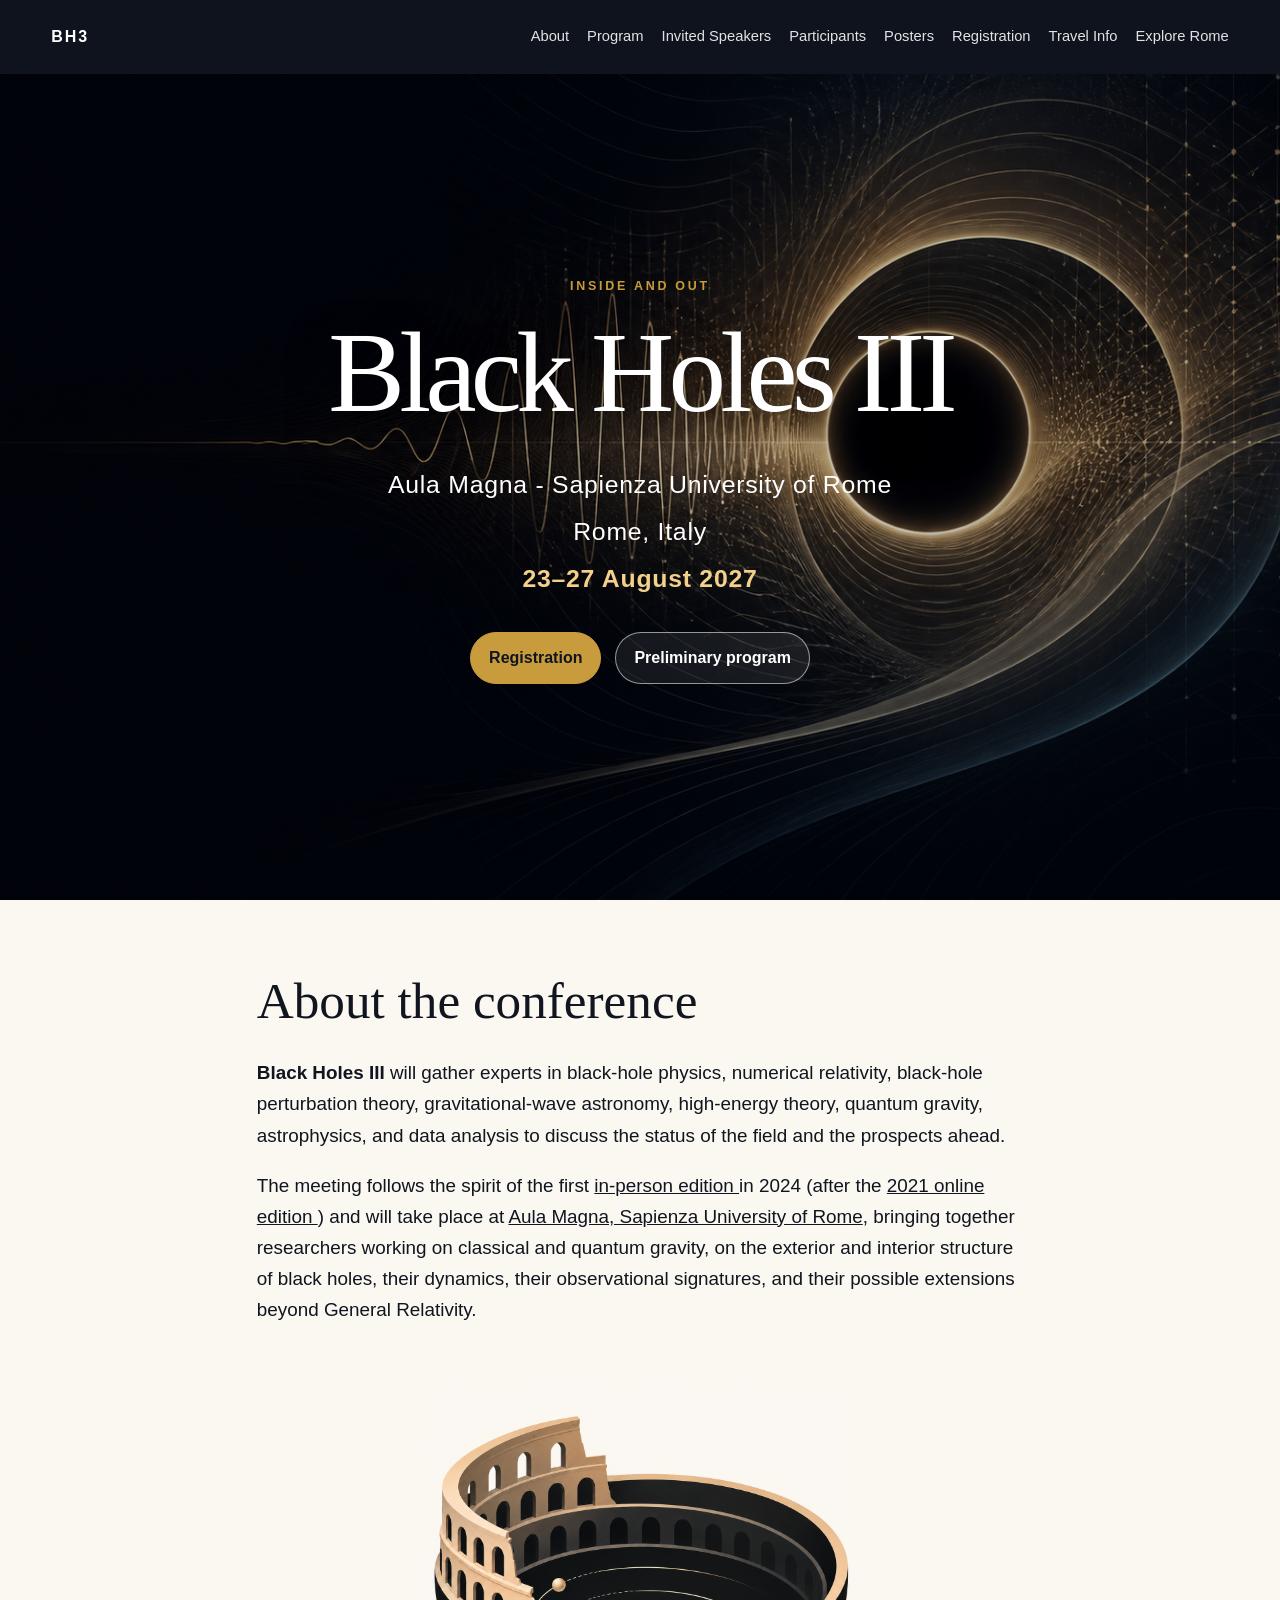
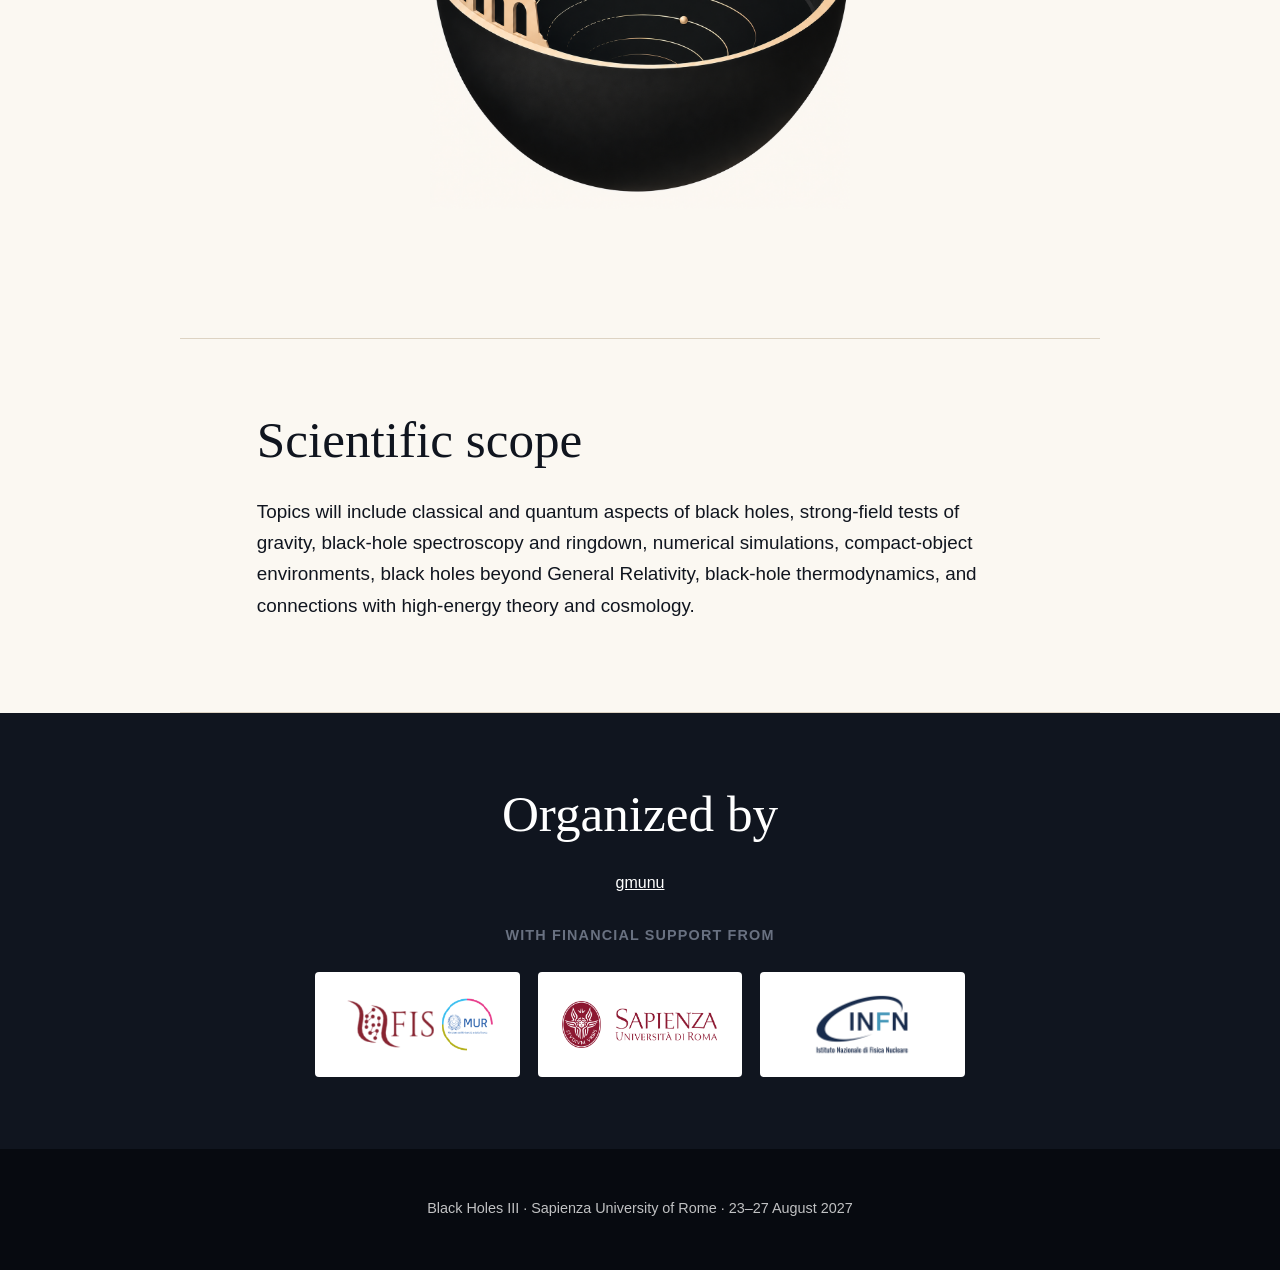
<file: index.html>
<!doctype html>
<html lang="en">
<head>
<link rel="icon" type="image/png" href="assets/favicon.png">
<link rel="apple-touch-icon" href="assets/favicon.png">
  <meta charset="utf-8" />
  <meta name="viewport" content="width=device-width, initial-scale=1" />
  <meta name="description" content="Black Holes III, Aula Magna - Sapienza University of Rome, 23–27 August 2027." />
  <title>Black Holes III</title>
  <link rel="stylesheet" href="assets/style.css" />
</head>
<body>
  <header class="site-header small">
    <nav class="nav">
      <a class="brand" href="index.html">BH3</a>
      <button class="nav-toggle" aria-label="Toggle navigation">☰</button>
      <div class="nav-links">
        <a href="about.html">About</a>
        <a href="program.html">Program</a>
        <a href="speakers.html">Invited Speakers</a>
        <a href="participants.html">Participants</a>
        <a href="posters.html">Posters</a>
        <a href="registration.html">Registration</a>
        <a href="travel.html">Travel Info</a>
        <a href="explore-rome.html">Explore Rome</a>
      </div>
    </nav>
  </header>

  <main>
    <section class="hero">
      <div class="hero-overlay"></div>
      <div class="hero-content">
        <p class="eyebrow">Inside and Out</p>
        <h1>Black Holes III</h1>
                <p class="venue">Aula Magna - Sapienza University of Rome</p>
        <p class="city">Rome, Italy</p>
        <p class="dates">23–27 August 2027</p>
        <div class="hero-actions">
          <a class="button primary" href="registration.html">Registration</a>
          <a class="button secondary" href="program.html">Preliminary program</a>
        </div>
      </div>
    </section>

    <section class="intro section narrow">
      <h2>About the conference</h2>
      <p>
        <strong>Black Holes III</strong> will gather experts in black-hole physics, numerical relativity,
        black-hole perturbation theory, gravitational-wave astronomy, high-energy theory, quantum gravity, astrophysics,
        and data analysis to discuss the status of the field and the prospects ahead.
      </p>
     <p>
  The meeting follows the spirit of the first
  <a href="https://strong-gr.com/black-holes-inside-and-out/"
     target="_blank"
     rel="noopener noreferrer">
    in-person edition
  </a>
  in 2024 (after the
  <a href="https://www.bhio2021.com/"
     target="_blank"
     rel="noopener noreferrer">
    2021 online edition
  </a>
  ) and will take place at <a href="https://maps.app.goo.gl/di39jhC37Mo2PApJA"
     target="_blank"
     rel="noopener noreferrer">Aula Magna, Sapienza University of Rome</a>, bringing together researchers working on classical and quantum gravity, on the exterior and interior structure of black holes, their dynamics, their observational signatures, and their possible extensions beyond General Relativity.
</p>

    <div class="about-logo-block">
  <img
    src="logo.png"
    alt="Black Holes III logo"
    class="about-logo"
  >
</div>
    </section>

    <!-- <section class="section cards-section">
      <div class="cards">
        <article class="card">
          <h3>Venue</h3>
          <p></a>
   <a href="https://maps.app.goo.gl/di39jhC37Mo2PApJA"
     target="_blank"
     rel="noopener noreferrer">Aula Magna</a>, Sapienza University of Rome, Rome, Italy.</p>
        </article>
        <article class="card">
          <h3>Dates</h3>
          <p>Monday 23 August – Friday 27 August 2027.</p>
        </article>
        <article class="card">
          <h3>Registration</h3>
          <p><a class="button primary" href="registration.html">Registration is now open</a></p>
        </article>
      </div>
    </section> -->



    <section class="section narrow theme-block">
      <h2>Scientific scope</h2>
      <p>
        Topics will include classical and quantum aspects of black holes, strong-field tests of gravity, black-hole
        spectroscopy and ringdown, numerical simulations, compact-object environments, black holes beyond General
        Relativity, black-hole thermodynamics, and connections with high-energy theory and cosmology.
      </p>
    </section>



<section class="section sponsors">
  <h2>Organized by</h2>

  <p>
    <a href="https://gmunu.web.uniroma1.it/" target="_blank"
       rel="noopener noreferrer">gmunu</a>
  </p>

  <p class="support-label">With financial support from</p>

  <div class="logo-row">
    <div class="logo-card">
      <img src="logos/FIS-E-MUR-2.png" alt="FIS - Italian Ministry of University and Research">
    </div>
<!--    <div class="logo-card">
      <img src="logos/MUR.png" alt="Italian Ministry of University and Research">
    </div>-->
    <div class="logo-card">
      <img src="logos/Sapienza.png" alt="Sapienza University of Rome">
    </div>
    <div class="logo-card">
      <img src="logos/INFN.png" alt="INFN">
    </div>
  </div>
</section>
  </main>

 <script src="footer.js"></script>
  <script src="assets/script.js"></script>
</body>
</html>
</file>
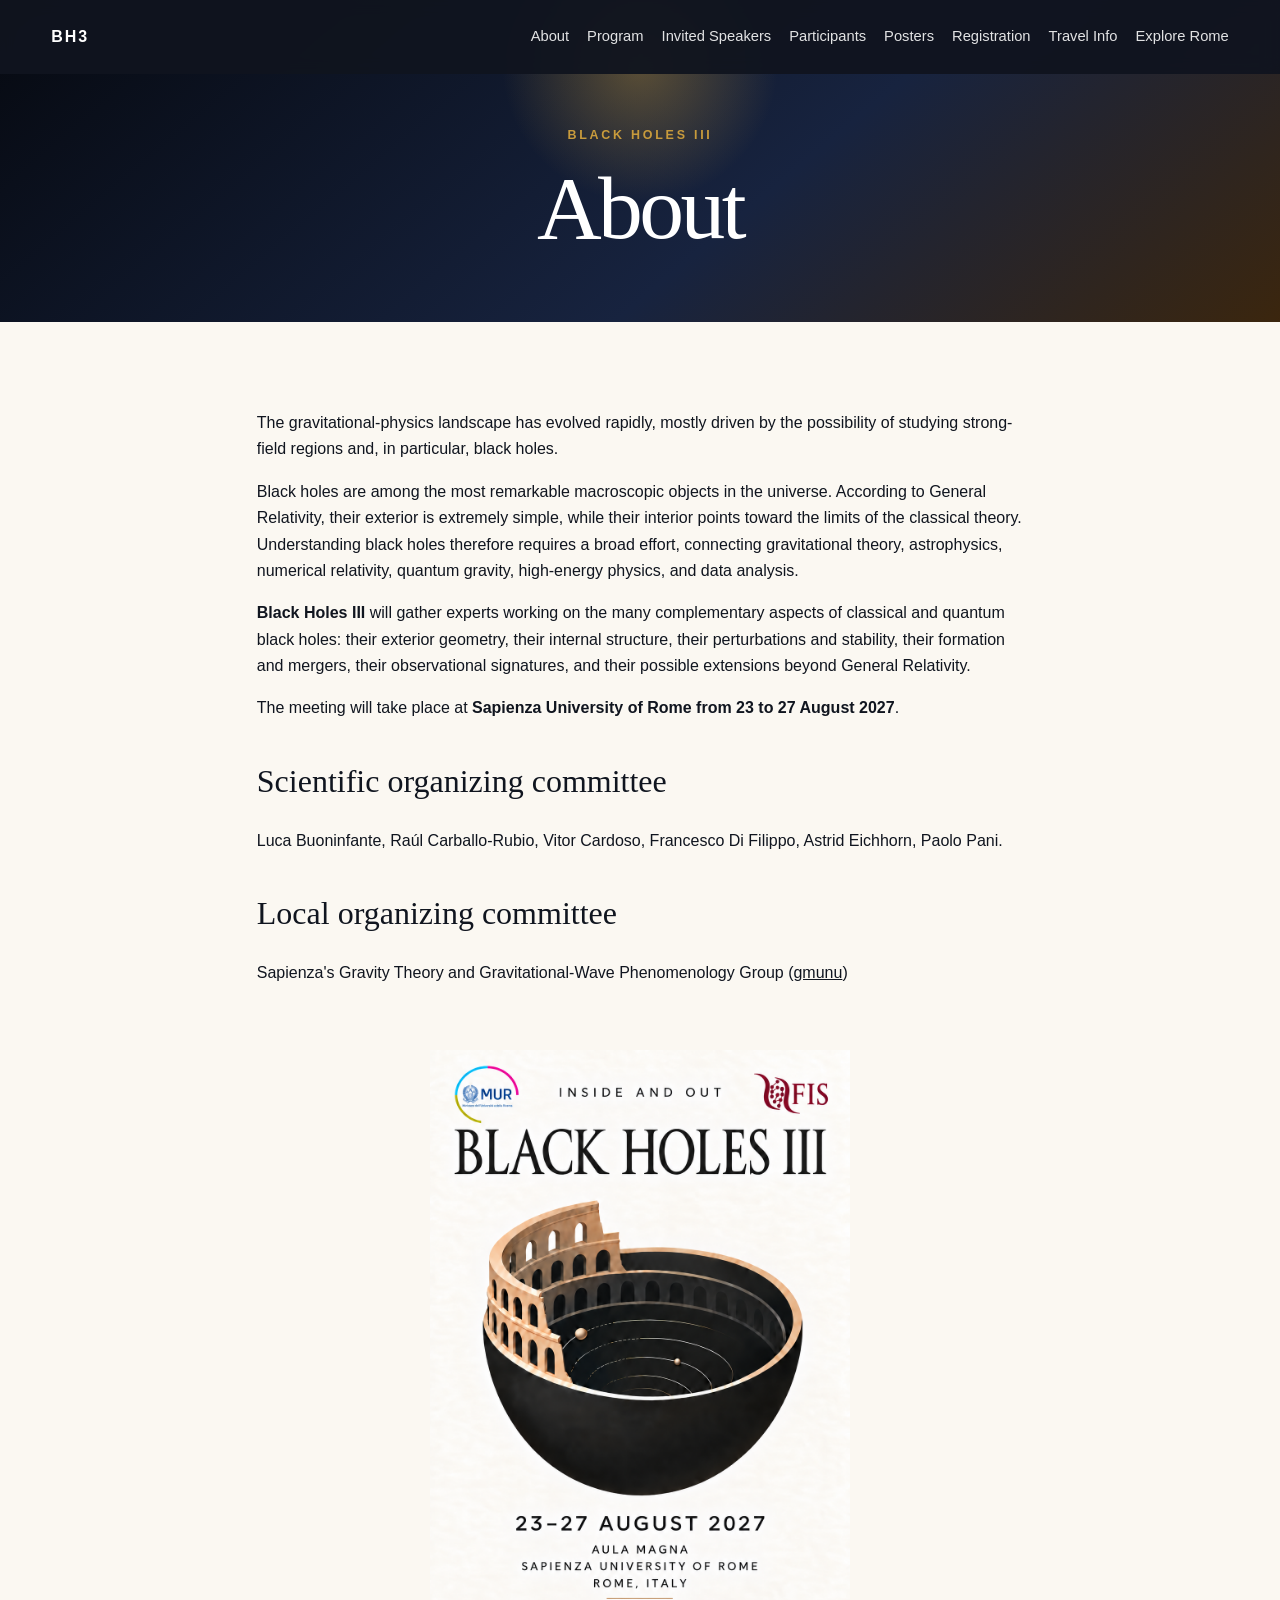
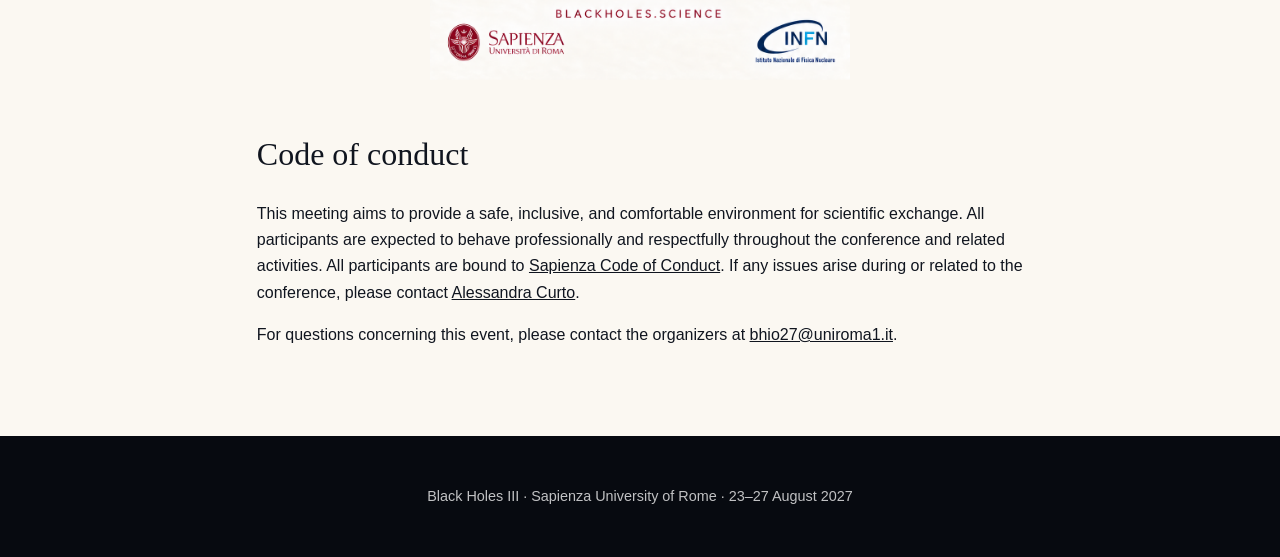
<file: about.html>
<!doctype html><html lang="en"><head>
<link rel="icon" type="image/png" href="assets/favicon.png">
<link rel="apple-touch-icon" href="assets/favicon.png">
<meta charset="utf-8"/><meta name="viewport" content="width=device-width, initial-scale=1"/><title>About — BH3</title><link rel="stylesheet" href="assets/style.css"/></head><body><header class="site-header small"><nav class="nav"><a class="brand" href="index.html">BH3</a><button class="nav-toggle" aria-label="Toggle navigation">☰</button>
<div class="nav-links">
        <a href="about.html">About</a>
        <a href="program.html">Program</a>
        <a href="speakers.html">Invited Speakers</a>
        <a href="participants.html">Participants</a>
        <a href="posters.html">Posters</a>
        <a href="registration.html">Registration</a>
        <a href="travel.html">Travel Info</a>
        <a href="explore-rome.html">Explore Rome</a>
      </div>
</nav></header><main class="page"><section class="page-title"><p class="eyebrow">Black Holes III</p><h1>About</h1></section><section class="section narrow"><p>The gravitational-physics landscape has evolved rapidly, mostly driven by the possibility of studying strong-field regions and, in particular, black holes.</p><p>Black holes are among the most remarkable macroscopic objects in the universe. According to General Relativity, their exterior is extremely simple, while their interior points toward the limits of the classical theory. Understanding black holes therefore requires a broad effort, connecting gravitational theory, astrophysics, numerical relativity, quantum gravity, high-energy physics, and data analysis.</p><p><strong>Black Holes III</strong> will gather experts working on the many complementary aspects of classical and quantum black holes: their exterior geometry, their internal structure, their perturbations and stability, their formation and mergers, their observational signatures, and their possible extensions beyond General Relativity.</p><p>The meeting will take place at <strong>Sapienza University of Rome from 23 to 27 August 2027</strong>.</p>



<h2>Scientific organizing committee</h2><p>Luca Buoninfante, Raúl Carballo-Rubio, Vitor Cardoso, Francesco Di Filippo, Astrid Eichhorn, Paolo Pani.</p><h2>Local organizing committee</h2>
<p>
 Sapienza's Gravity Theory and Gravitational-Wave Phenomenology Group (<a href="https://gmunu.web.uniroma1.it/"
     target="_blank"
     rel="noopener noreferrer">gmunu</a>)
  </p>


<div class="about-logo-block">
  <a
    href="assets/poster2.pdf"
    download
    aria-label="Download the Black Holes III poster as a PDF"
  >
    <img
      src="assets/poster2.png"
      alt="Black Holes III poster — click to download the PDF"
      class="about-logo"
    >
  </a>
</div>


  <h2>Code of conduct</h2><p>
  This meeting aims to provide a safe, inclusive, and comfortable environment for scientific exchange. All participants are expected to behave professionally and respectfully throughout the conference and related activities. All participants are bound to <a href="https://www.uniroma1.it/en/documento/code-ethics-and-conduct" rel="noopener noreferrer" target="_blank">Sapienza Code of Conduct</a>. If any issues arise during or related to the conference, please contact <a href="mailto:alessandra.curto@uniroma1.it">Alessandra Curto</a>.
  </p>
  <p>For questions concerning this event, please contact the organizers at <a href="mailto:bhio27@uniroma1.it">bhio27@uniroma1.it</a>.</p></section></main>
  <script src="footer.js"></script>
  <script src="assets/script.js"></script></body></html>
</file>
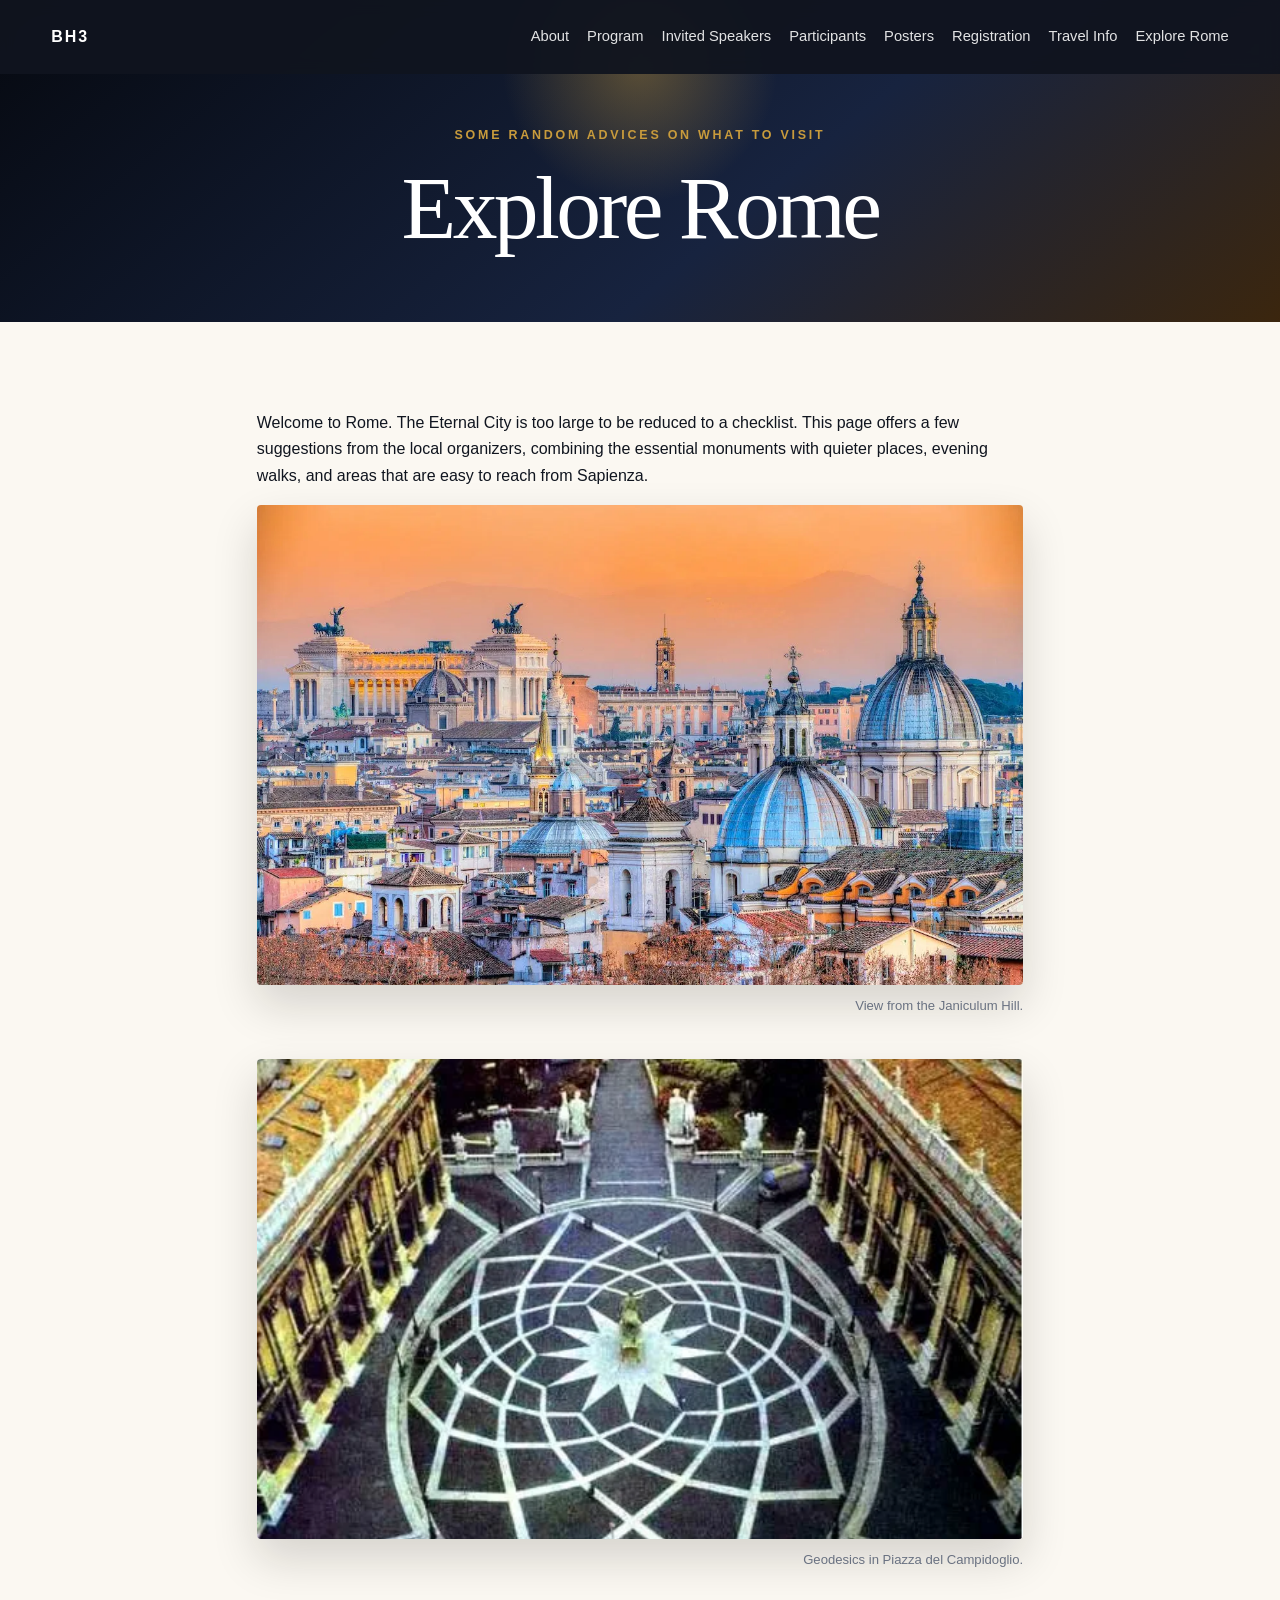
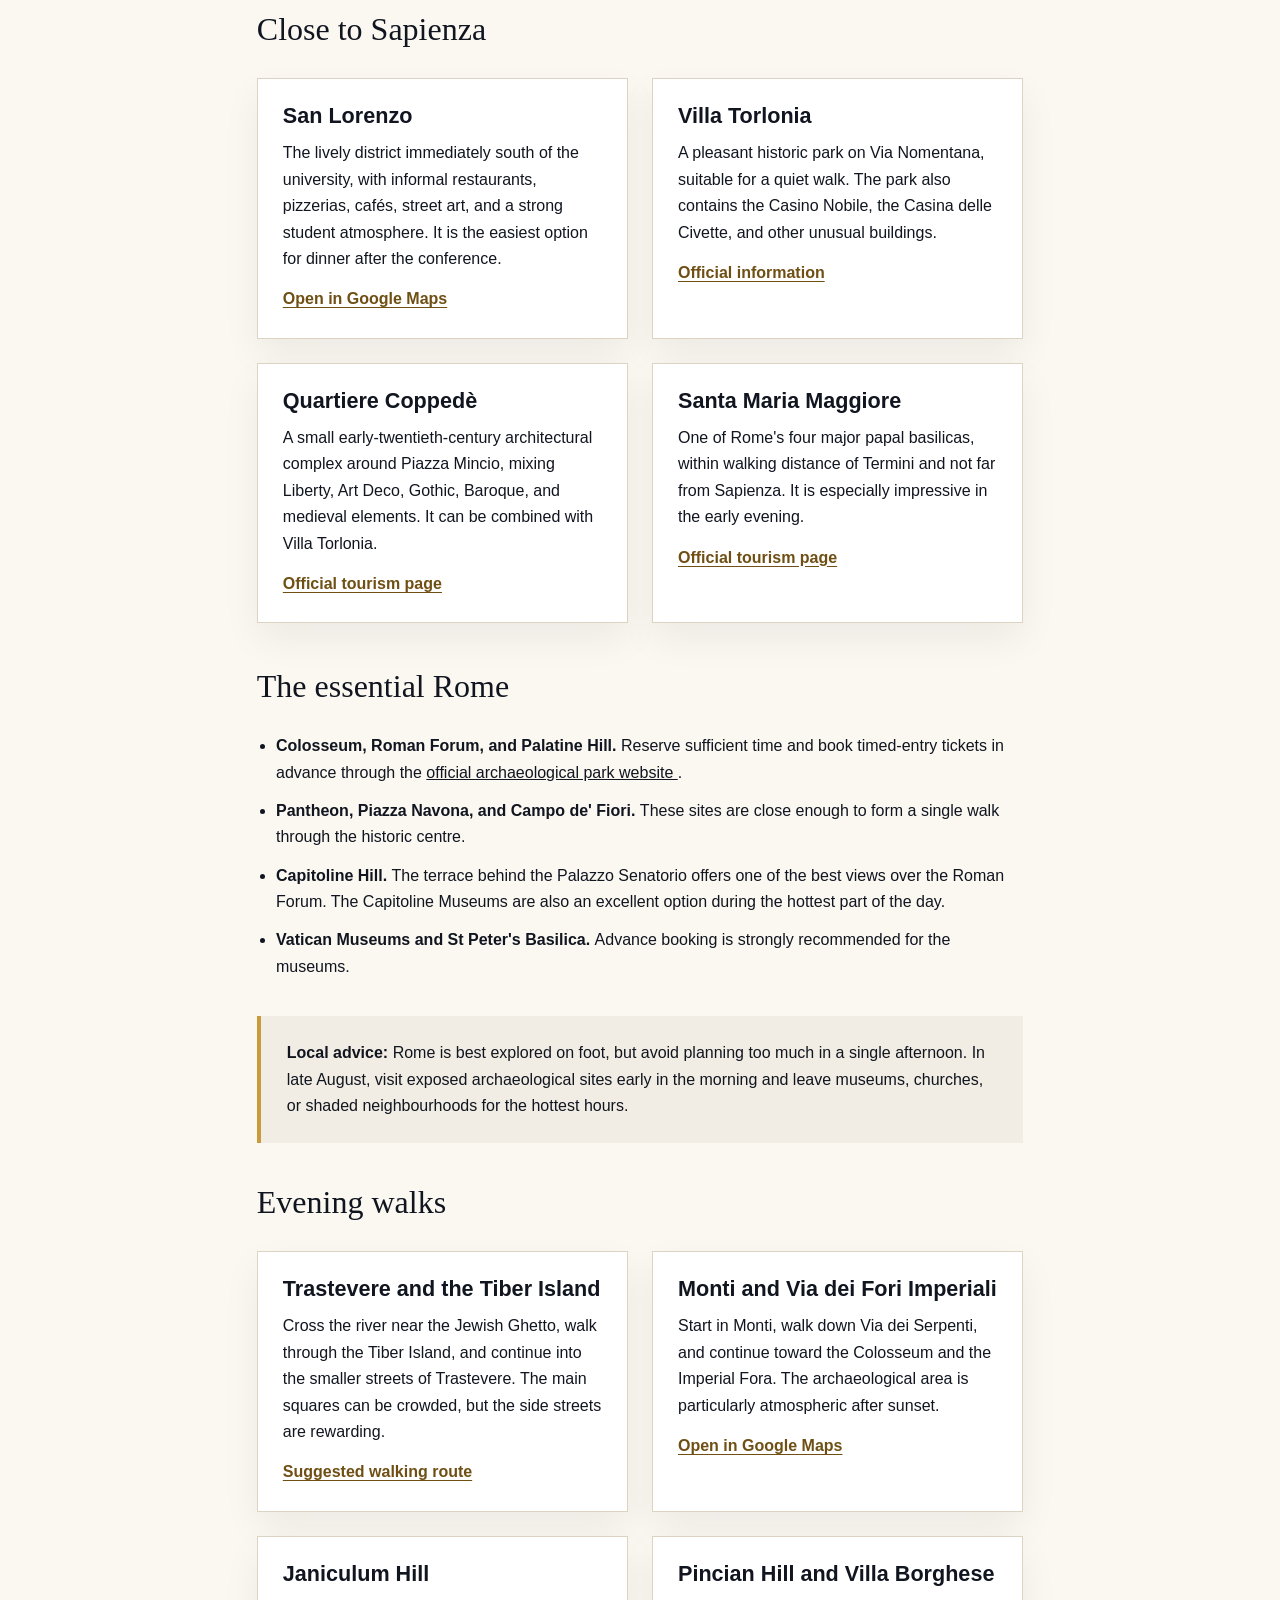
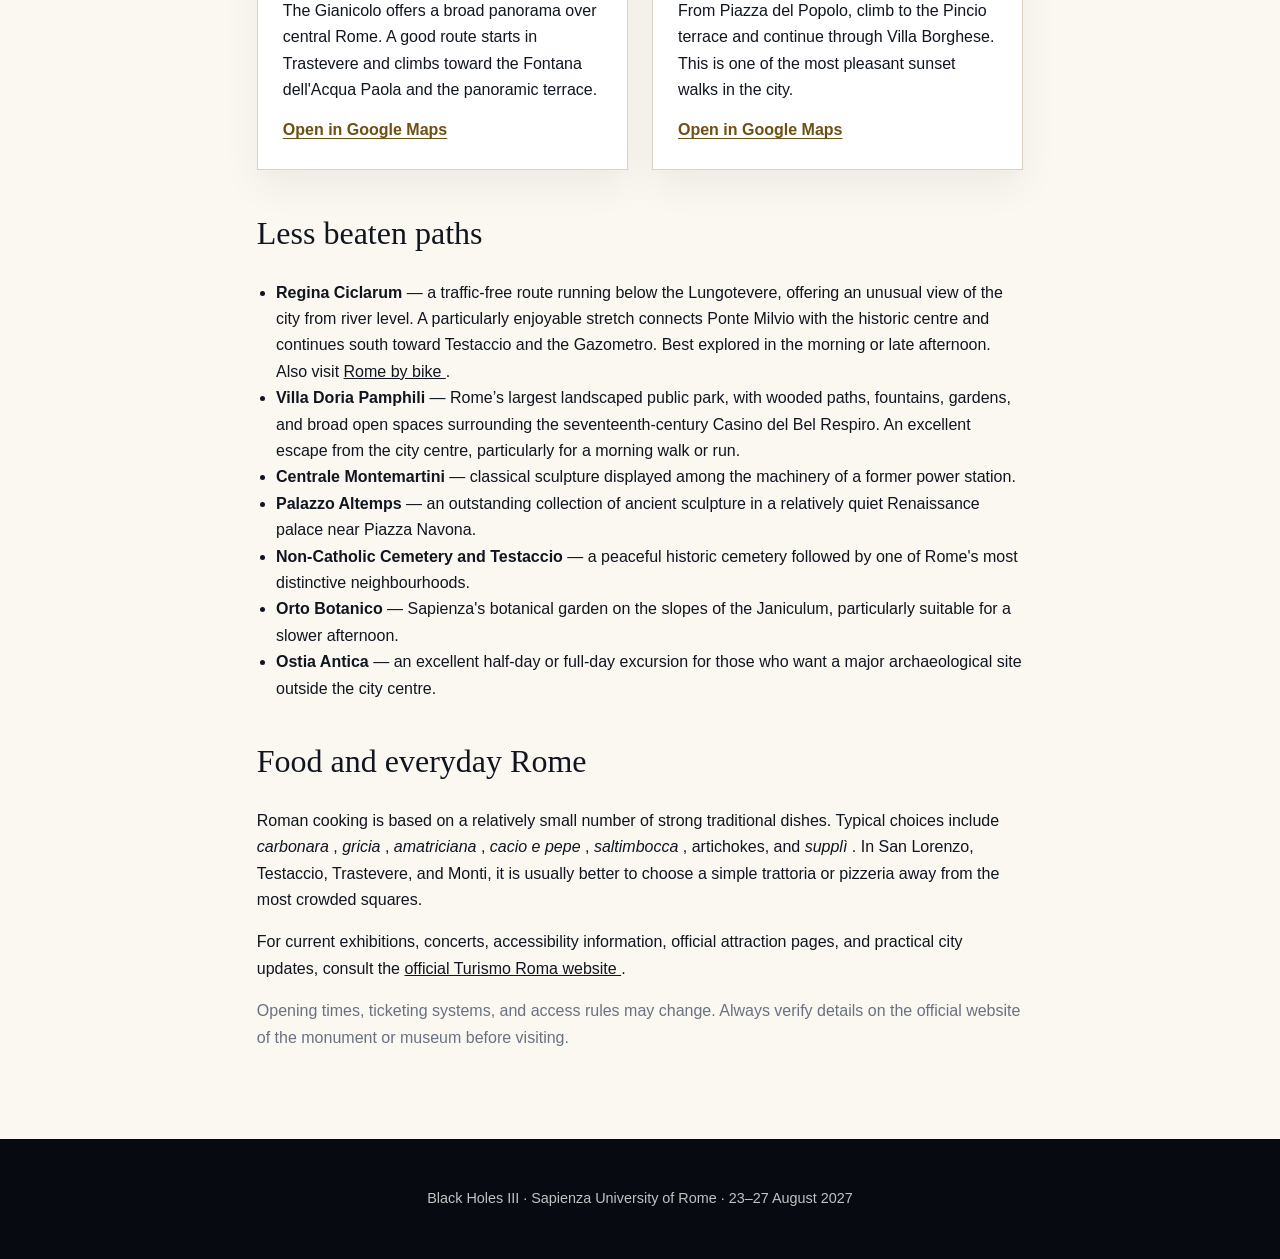
<file: explore-rome.html>
<!doctype html>
<!DOCTYPE html>
<html lang="en">
 <head>
 <link rel="icon" type="image/png" href="assets/favicon.png">
<link rel="apple-touch-icon" href="assets/favicon.png">
  <meta charset="utf-8"/>
  <meta content="width=device-width, initial-scale=1" name="viewport"/>
  <title>
   Explore Rome &mdash; BH3
  </title>
  <link href="assets/style.css" rel="stylesheet"/>
  <style>
   .rome-hero-photo {
  margin: 0 0 42px;
}

.rome-hero-photo img {
  display: block;
  width: 100%;
  height: clamp(260px, 42vw, 480px);
  object-fit: cover;
  border-radius: 4px;
  box-shadow: 0 20px 45px rgba(20, 16, 10, .16);
}

.rome-hero-photo figcaption {
  margin-top: 10px;
  color: var(--muted);
  font-size: .82rem;
  text-align: right;
}

.rome-grid {
  display: grid;
  grid-template-columns: repeat(2, minmax(0, 1fr));
  gap: 24px;
  margin: 30px 0 46px;
}

.rome-card {
  padding: 25px;
  background: white;
  border: 1px solid var(--line);
  box-shadow: 0 16px 36px rgba(20, 16, 10, .06);
}

.rome-card h3 {
  margin: 0 0 12px;
  font-size: 1.35rem;
}

.rome-card p {
  margin: 0 0 14px;
}

.rome-card a,
.rome-links a {
  color: #6f4f13;
  font-weight: 700;
  text-underline-offset: 3px;
}

.rome-tip {
  margin: 36px 0;
  padding: 24px 26px;
  background: var(--paper-2);
  border-left: 4px solid var(--gold);
}

.rome-itinerary {
  margin: 18px 0 34px;
  padding-left: 1.2rem;
}

.rome-itinerary li {
  margin-bottom: 12px;
}

@media (max-width: 760px) {
  .rome-grid {
    grid-template-columns: 1fr;
  }
}
  </style>
 </head>
 <body>
  <header class="site-header small">
   <nav class="nav">
    <a class="brand" href="index.html">
     BH3
    </a>
    <button aria-label="Toggle navigation" class="nav-toggle">
     ☰
    </button>
    <div class="nav-links">
     <a href="about.html">
      About
     </a>
     <a href="program.html">
      Program
     </a>
     <a href="speakers.html">
      Invited Speakers
     </a>
     <a href="participants.html">
      Participants
     </a>
     <a href="posters.html">
      Posters
     </a>
     <a href="registration.html">
      Registration
     </a>
     <a href="travel.html">
      Travel Info
     </a>
     <a href="explore-rome.html">
      Explore Rome
     </a>
    </div>
   </nav>
  </header>
  <main class="page">
   <section class="page-title">
    <p class="eyebrow">
     Some random advices on what to visit
    </p>
    <h1>
     Explore Rome
    </h1>
   </section>
   <section class="section narrow">
    <p>
     Welcome to Rome. The Eternal City is too large to be reduced to a checklist. This page offers a few suggestions from the local
  organizers, combining the essential monuments with quieter places, evening walks, and areas that are
  easy to reach from Sapienza.
    </p>
    <figure class="rome-hero-photo">
     <img alt="Panoramic view of central Rome from the Janiculum Hill" src="assets/sunset-in-rome-cover.webp"/>
     <figcaption>
      View from the Janiculum Hill.
     </figcaption>
    </figure>
     <figure class="rome-hero-photo">
     <img alt="Geodesics in Piazza del Campidoglio" src="assets/campidoglio.png"/>
     <figcaption>
      Geodesics in Piazza del Campidoglio.
     </figcaption>
    </figure>
    <h2>
     Close to Sapienza
    </h2>
    <div class="rome-grid">
     <article class="rome-card">
      <h3>
       San Lorenzo
      </h3>
      <p>
       The lively district immediately south of the university, with informal restaurants, pizzerias,
      caf&eacute;s, street art, and a strong student atmosphere. It is the easiest option for dinner after
      the conference.
      </p>
      <a href="https://www.google.com/maps/search/?api=1&amp;query=San+Lorenzo+Rome" rel="noopener noreferrer" target="_blank">
       Open in Google Maps
      </a>
     </article>
     <article class="rome-card">
      <h3>
       Villa Torlonia
      </h3>
      <p>
       A pleasant historic park on Via Nomentana, suitable for a quiet walk. The park also contains the
      Casino Nobile, the Casina delle Civette, and other unusual buildings.
      </p>
      <a href="https://www.museivillatorlonia.it/en" rel="noopener noreferrer" target="_blank">
       Official information
      </a>
     </article>
     <article class="rome-card">
      <h3>
       Quartiere Copped&egrave;
      </h3>
      <p>
       A small early-twentieth-century architectural complex around Piazza Mincio, mixing Liberty,
      Art Deco, Gothic, Baroque, and medieval elements. It can be combined with Villa Torlonia.
      </p>
      <a href="https://www.turismoroma.it/en/places/quartiere-copped%C3%A8" rel="noopener noreferrer" target="_blank">
       Official tourism page
      </a>
     </article>
     <article class="rome-card">
      <h3>
       Santa Maria Maggiore
      </h3>
      <p>
       One of Rome's four major papal basilicas, within walking distance of Termini and not far from
      Sapienza. It is especially impressive in the early evening.
      </p>
      <a href="https://www.turismoroma.it/en/places/basilica-santa-maria-maggiore" rel="noopener noreferrer" target="_blank">
       Official tourism page
      </a>
     </article>
    </div>
    <h2>
     The essential Rome
    </h2>
    <ul class="rome-itinerary">
     <li>
      <strong>
       Colosseum, Roman Forum, and Palatine Hill.
      </strong>
      Reserve sufficient time and book timed-entry tickets in advance through the
      <a href="https://colosseo.it/en/" rel="noopener noreferrer" target="_blank">
       official archaeological park website
      </a>
      .
     </li>
     <li>
      <strong>
       Pantheon, Piazza Navona, and Campo de' Fiori.
      </strong>
      These sites are close enough to form a single walk through the historic centre.
     </li>
     <li>
      <strong>
       Capitoline Hill.
      </strong>
      The terrace behind the Palazzo Senatorio offers one of the best views over the Roman Forum.
    The Capitoline Museums are also an excellent option during the hottest part of the day.
     </li>
     <li>
      <strong>
       Vatican Museums and St Peter's Basilica.
      </strong>
      Advance booking is strongly recommended for the museums.
     </li>
    </ul>
    <div class="rome-tip">
     <strong>
      Local advice:
     </strong>
     Rome is best explored on foot, but avoid planning too much in a single
  afternoon. In late August, visit exposed archaeological sites early in the morning and leave museums,
  churches, or shaded neighbourhoods for the hottest hours.
    </div>
    <h2>
     Evening walks
    </h2>
    <div class="rome-grid">
     <article class="rome-card">
      <h3>
       Trastevere and the Tiber Island
      </h3>
      <p>
       Cross the river near the Jewish Ghetto, walk through the Tiber Island, and continue into the
      smaller streets of Trastevere. The main squares can be crowded, but the side streets are rewarding.
      </p>
      <a href="https://www.google.com/maps/dir/Piazza+Mattei,+Rome/Isola+Tiberina/Trastevere,+Rome" rel="noopener noreferrer" target="_blank">
       Suggested walking route
      </a>
     </article>
     <article class="rome-card">
      <h3>
       Monti and Via dei Fori Imperiali
      </h3>
      <p>
       Start in Monti, walk down Via dei Serpenti, and continue toward the Colosseum and the Imperial
      Fora. The archaeological area is particularly atmospheric after sunset.
      </p>
      <a href="https://www.google.com/maps/search/?api=1&amp;query=Monti+Rome" rel="noopener noreferrer" target="_blank">
       Open in Google Maps
      </a>
     </article>
     <article class="rome-card">
      <h3>
       Janiculum Hill
      </h3>
      <p>
       The Gianicolo offers a broad panorama over central Rome. A good route starts in Trastevere and
      climbs toward the Fontana dell'Acqua Paola and the panoramic terrace.
      </p>
      <a href="https://www.google.com/maps/search/?api=1&amp;query=Terrazza+del+Gianicolo+Rome" rel="noopener noreferrer" target="_blank">
       Open in Google Maps
      </a>
     </article>
     <article class="rome-card">
      <h3>
       Pincian Hill and Villa Borghese
      </h3>
      <p>
       From Piazza del Popolo, climb to the Pincio terrace and continue through Villa Borghese.
      This is one of the most pleasant sunset walks in the city.
      </p>
      <a href="https://www.google.com/maps/search/?api=1&amp;query=Terrazza+del+Pincio+Rome" rel="noopener noreferrer" target="_blank">
       Open in Google Maps
      </a>
     </article>
    </div>
    <h2>
     Less beaten paths
    </h2>
    <ul>
    <li>
      <strong>
       Regina Ciclarum
      </strong>
      &mdash; a traffic-free route running below the Lungotevere, offering an unusual view of the city
  from river level. A particularly enjoyable stretch connects Ponte Milvio with the historic centre
  and continues south toward Testaccio and the Gazometro. Best explored in the morning or late
  afternoon. Also visit <a href="  https://www.turismoroma.it/en/itineraries/rome-bike" rel="noopener noreferrer" target="_blank">
       Rome by bike
      </a>.
     </li>
     <li>
      <strong>
       Villa Doria Pamphili
      </strong>
      &mdash; Rome&rsquo;s largest landscaped public park, with wooded paths,
  fountains, gardens, and broad open spaces surrounding the seventeenth-century
  Casino del Bel Respiro. An excellent escape from the city centre, particularly
  for a morning walk or run.
     </li>
     <li>
      <strong>
       Centrale Montemartini
      </strong>
      &mdash; classical sculpture displayed among the machinery of a
    former power station.
     </li>
     <li>
      <strong>
       Palazzo Altemps
      </strong>
      &mdash; an outstanding collection of ancient sculpture in a relatively
    quiet Renaissance palace near Piazza Navona.
     </li>
     <li>
      <strong>
       Non-Catholic Cemetery and Testaccio
      </strong>
      &mdash; a peaceful historic cemetery followed by
    one of Rome's most distinctive neighbourhoods.
     </li>
     <li>
      <strong>
       Orto Botanico
      </strong>
      &mdash; Sapienza's botanical garden on the slopes of the Janiculum,
    particularly suitable for a slower afternoon.
     </li>
     <li>
      <strong>
       Ostia Antica
      </strong>
      &mdash; an excellent half-day or full-day excursion for those who want a
    major archaeological site outside the city centre.
     </li>
    </ul>
    <h2>
     Food and everyday Rome
    </h2>
    <p>
     Roman cooking is based on a relatively small number of strong traditional dishes. Typical choices
  include
     <em>
      carbonara
     </em>
     ,
     <em>
      gricia
     </em>
     ,
     <em>
      amatriciana
     </em>
     ,
     <em>
      cacio e pepe
     </em>
     ,
     <em>
      saltimbocca
     </em>
     , artichokes, and
     <em>
      suppl&igrave;
     </em>
     . In San Lorenzo, Testaccio, Trastevere, and Monti, it is usually better to choose
  a simple trattoria or pizzeria away from the most crowded squares.
    </p>
    <p>
     For current exhibitions, concerts, accessibility information, official attraction pages, and
  practical city updates, consult the
     <a href="https://www.turismoroma.it/en" rel="noopener noreferrer" target="_blank">
      official Turismo Roma website
     </a>
     .
    </p>
    <p class="muted">
     Opening times, ticketing systems, and access rules may change. Always verify details on the official
  website of the monument or museum before visiting.
    </p>
   </section>
  </main>
<script src="footer.js"></script>
  <script src="assets/script.js">
  </script>
 </body>
</html>
</file>
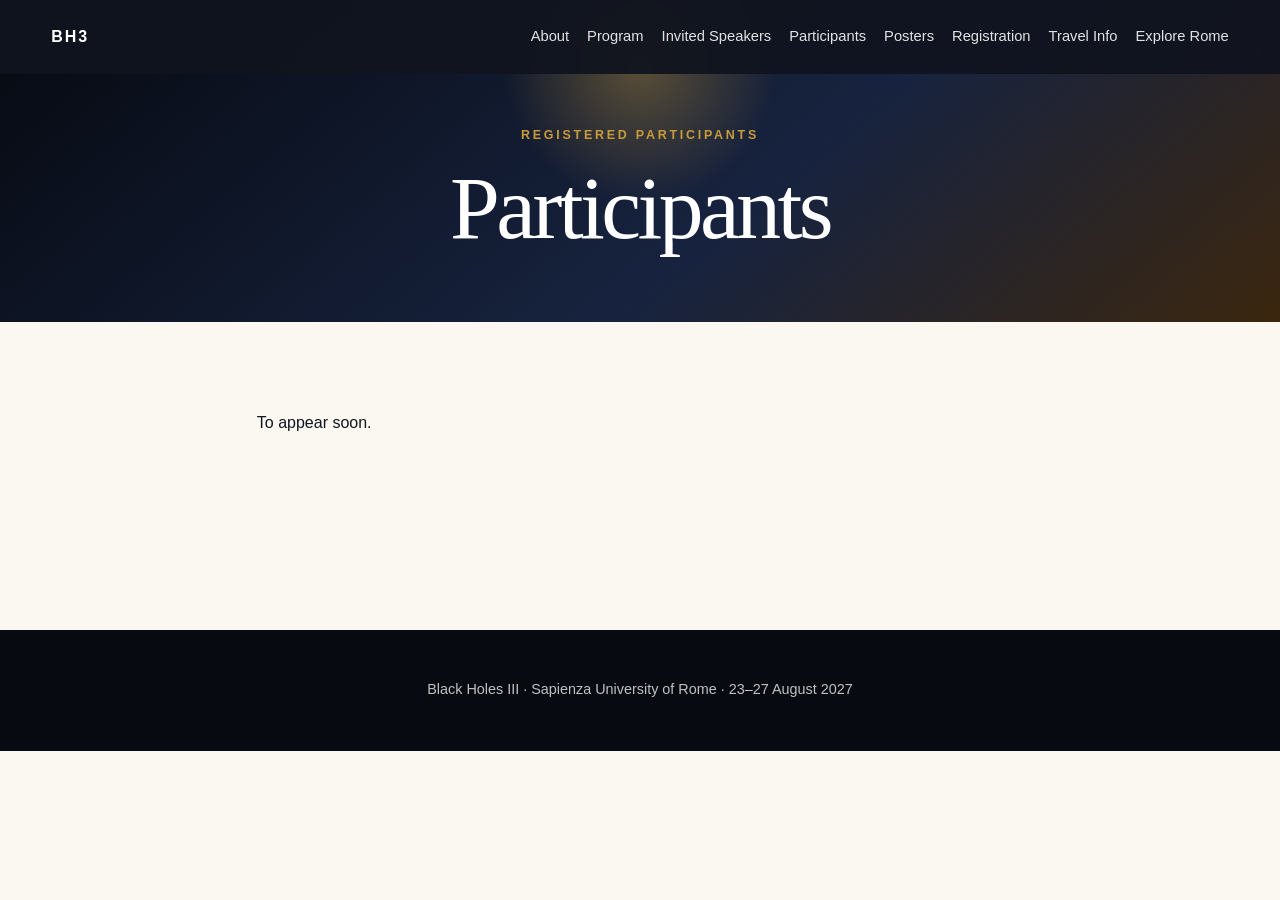
<file: participants.html>
<!doctype html>
<html lang="en">
 <head>
 <link rel="icon" type="image/png" href="assets/favicon.png">
<link rel="apple-touch-icon" href="assets/favicon.png">
  <meta charset="utf-8"/>
  <meta content="width=device-width, initial-scale=1" name="viewport"/>
  <title>
   Participants &mdash; BH3
  </title>
  <link href="assets/style.css" rel="stylesheet"/>
 </head>
 <body>
  <header class="site-header small">
   <nav class="nav">
    <a class="brand" href="index.html">
     BH3
    </a>
    <button aria-label="Toggle navigation" class="nav-toggle">
     ☰
    </button>
    <div class="nav-links">
        <a href="about.html">About</a>
        <a href="program.html">Program</a>
        <a href="speakers.html">Invited Speakers</a>
        <a href="participants.html">Participants</a>
        <a href="posters.html">Posters</a>
        <a href="registration.html">Registration</a>
        <a href="travel.html">Travel Info</a>
        <a href="explore-rome.html">Explore Rome</a>
      </div>
   </nav></header><main class="page"><section class="page-title"><p class="eyebrow">Registered participants</p><h1>Participants</h1></section><section class="section narrow"><p>To appear soon.</p>
   </section></main><script src="footer.js"></script><script src="assets/script.js"></script></body></html>
</file>
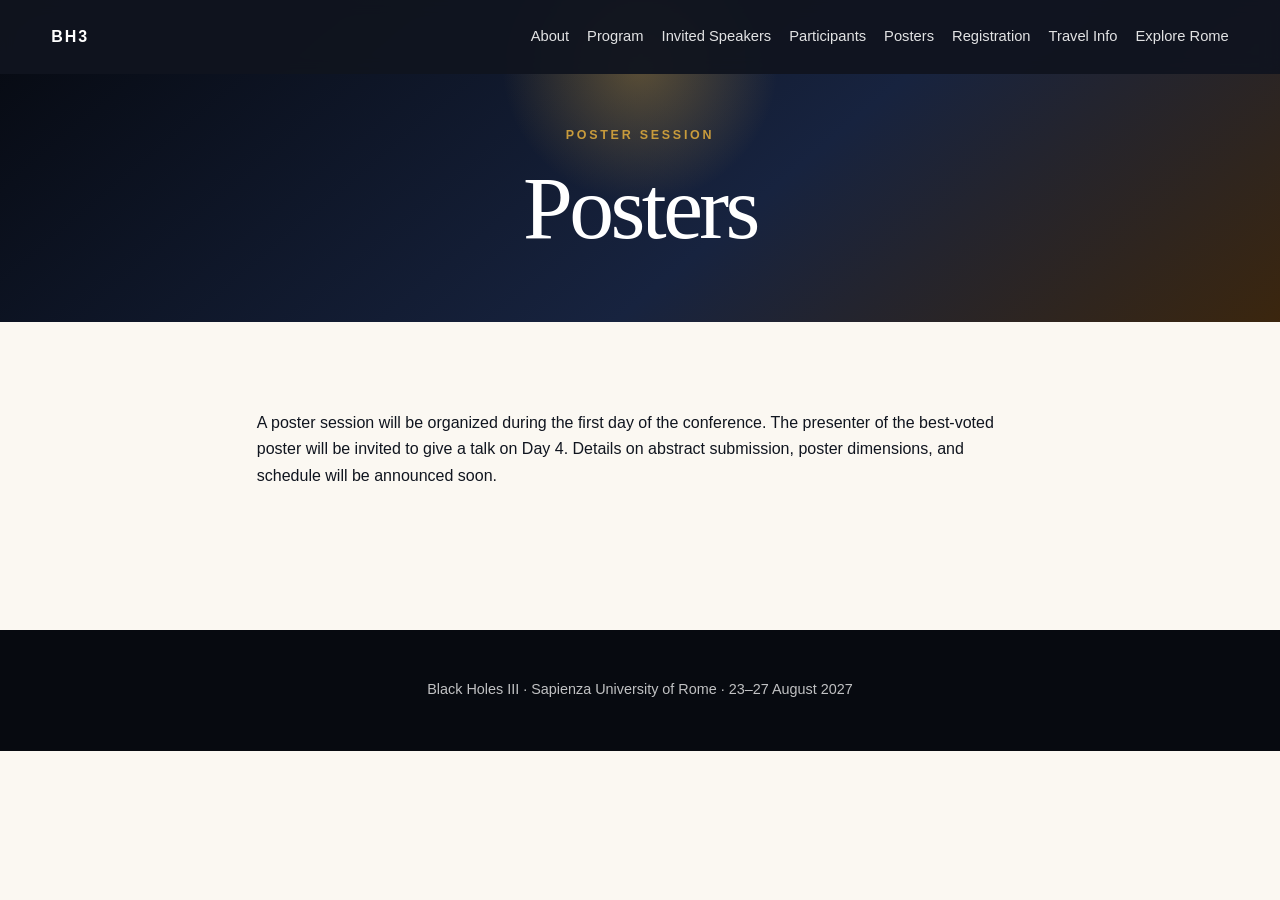
<file: posters.html>
<!doctype html>
<html lang="en">
 <head>
 <link rel="icon" type="image/png" href="assets/favicon.png">
<link rel="apple-touch-icon" href="assets/favicon.png">
  <meta charset="utf-8"/>
  <meta content="width=device-width, initial-scale=1" name="viewport"/>
  <title>
   Posters &mdash; BH3
  </title>
  <link href="assets/style.css" rel="stylesheet"/>
 </head>
 <body>
  <header class="site-header small">
   <nav class="nav">
    <a class="brand" href="index.html">
     BH3
    </a>
    <button aria-label="Toggle navigation" class="nav-toggle">
     ☰
    </button>
    <div class="nav-links">
        <a href="about.html">About</a>
        <a href="program.html">Program</a>
        <a href="speakers.html">Invited Speakers</a>
        <a href="participants.html">Participants</a>
        <a href="posters.html">Posters</a>
        <a href="registration.html">Registration</a>
        <a href="travel.html">Travel Info</a>
        <a href="explore-rome.html">Explore Rome</a>
      </div>
   </nav>
</header><main class="page"><section class="page-title"><p class="eyebrow">Poster session</p><h1>Posters</h1></section><section class="section narrow"><p>A poster session will be organized during the first day of the conference. The presenter of the best-voted poster will be invited to give a talk on Day 4. Details on abstract submission, poster dimensions, and schedule will be announced soon.</p></p></section></main>
<script src="footer.js"></script>
<script src="assets/script.js"></script>
</body></html>
</file>
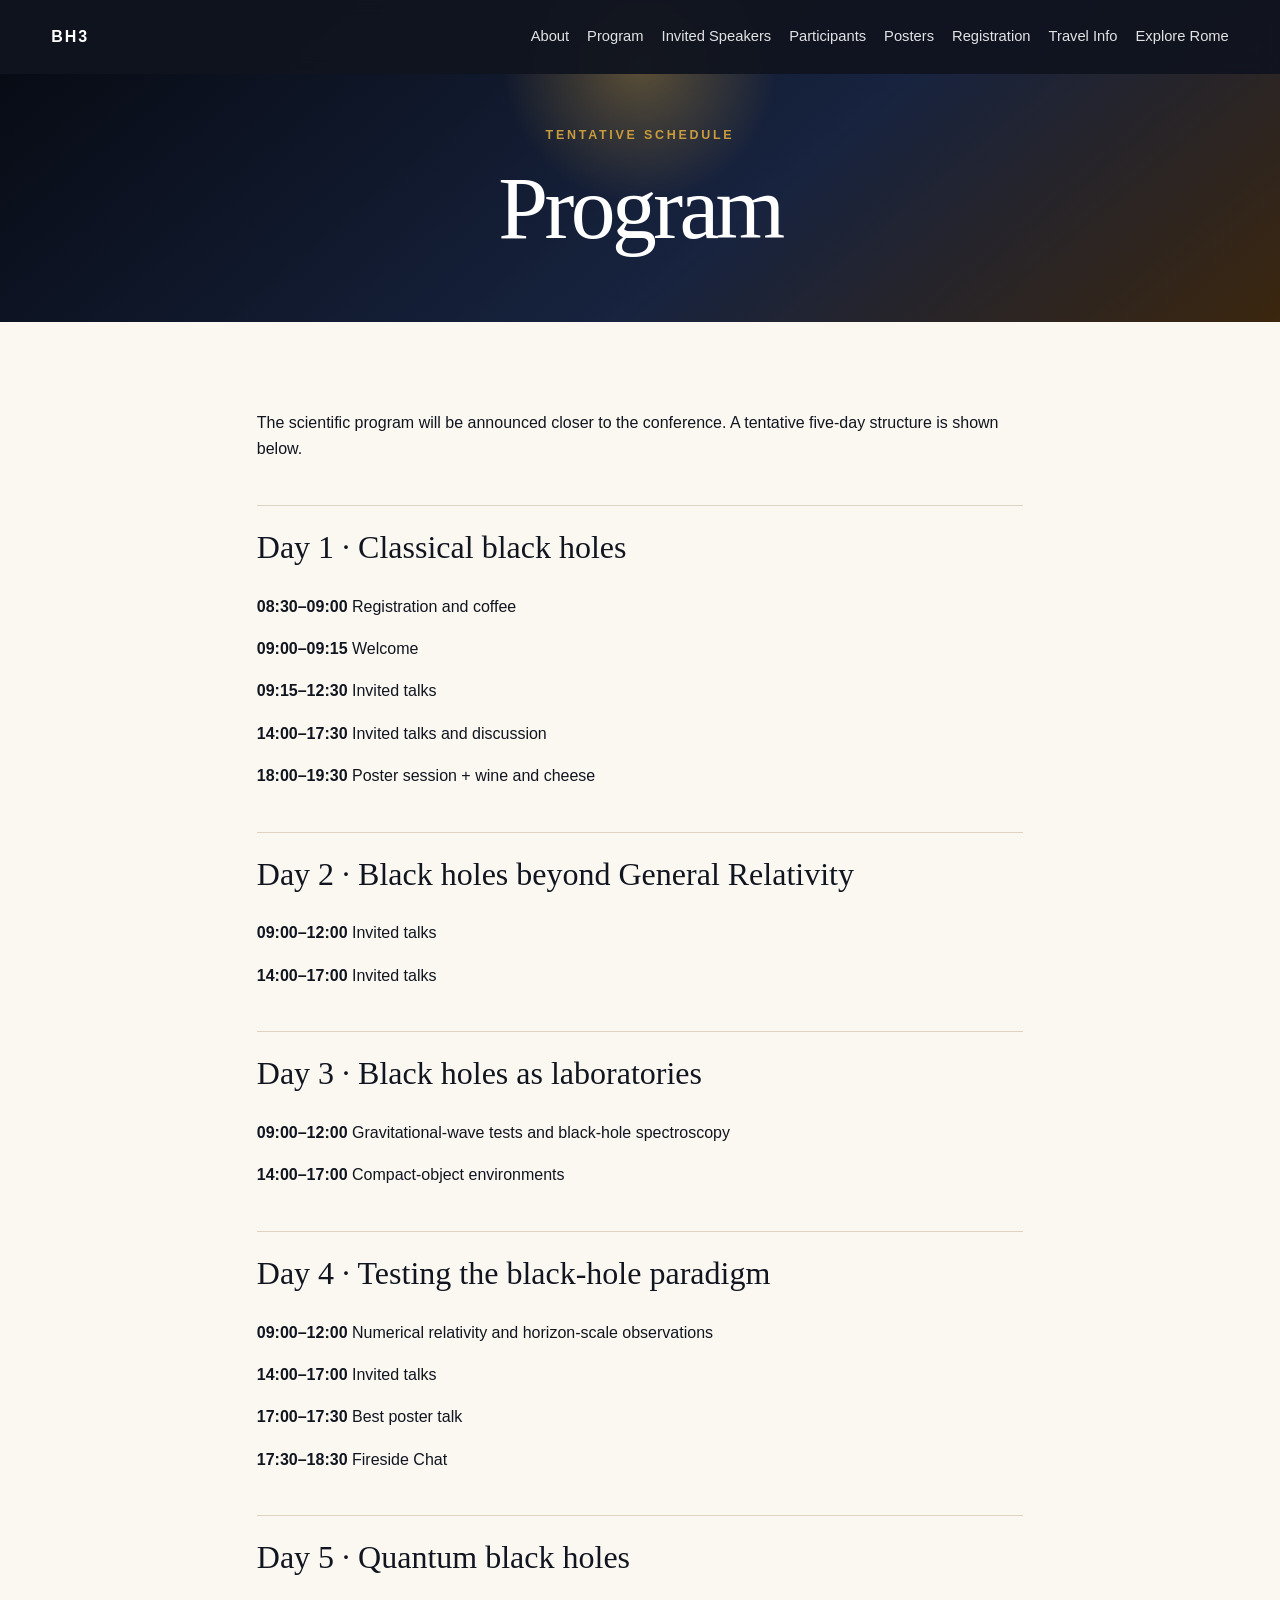
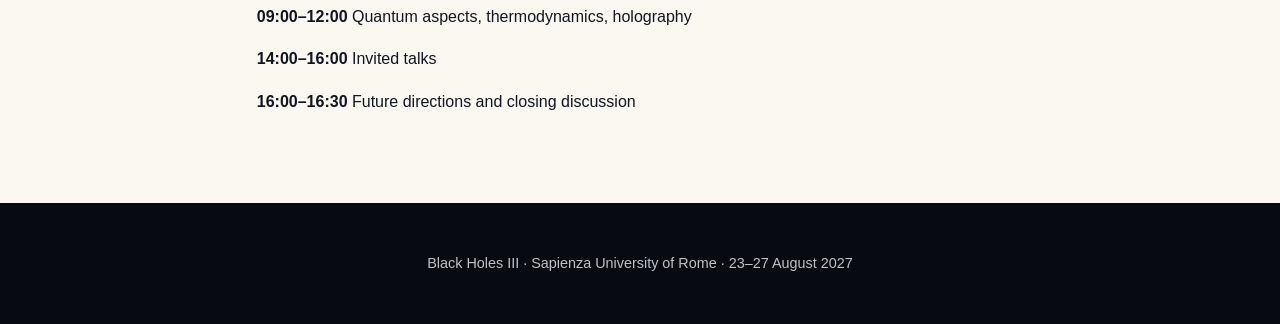
<file: program.html>
<!doctype html>
<html lang="en">
 <head>
 <link rel="icon" type="image/png" href="assets/favicon.png">
<link rel="apple-touch-icon" href="assets/favicon.png">
  <meta charset="utf-8"/>
  <meta content="width=device-width, initial-scale=1" name="viewport"/>
  <title>
   Program &mdash; BH3
  </title>
  <link href="assets/style.css" rel="stylesheet"/>
 </head>
 <body>
  <header class="site-header small">
   <nav class="nav">
    <a class="brand" href="index.html">
     BH3
    </a>
    <button aria-label="Toggle navigation" class="nav-toggle">
     ☰
    </button>
    <div class="nav-links">
        <a href="about.html">About</a>
        <a href="program.html">Program</a>
        <a href="speakers.html">Invited Speakers</a>
        <a href="participants.html">Participants</a>
        <a href="posters.html">Posters</a>
        <a href="registration.html">Registration</a>
        <a href="travel.html">Travel Info</a>
        <a href="explore-rome.html">Explore Rome</a>
      </div>
   </nav>
  </header>
  <main class="page">
   <section class="page-title">
    <p class="eyebrow">
     Tentative schedule
    </p>
    <h1>
     Program
    </h1>
   </section>
   <section class="section narrow">
    <p>
     The scientific program will be announced closer to the conference. A tentative five-day structure is shown below.
    </p>
    <div class="schedule">
     <h2>
      Day 1 &middot; Classical black holes
     </h2>
     <p>
      <strong>
       08:30&ndash;09:00
      </strong>
      Registration and coffee
     </p>
     <p>
      <strong>
       09:00&ndash;09:15
      </strong>
      Welcome
     </p>
     <p>
      <strong>
       09:15&ndash;12:30
      </strong>
      Invited talks
     </p>
     <p>
      <strong>
       14:00&ndash;17:30
      </strong>
      Invited talks and discussion
     </p>
     <p>
      <strong>
       18:00&ndash;19:30
      </strong>
      Poster session + wine and cheese
     </p>
     <h2>
      Day 2 &middot; Black holes beyond General Relativity
     </h2>
     <p>
      <strong>
       09:00&ndash;12:00
      </strong>
      Invited talks
     </p>
     <p>
      <strong>
       14:00&ndash;17:00
      </strong>
      Invited talks
     </p>
     <h2>
      Day 3 &middot; Black holes as laboratories
     </h2>
     <p>
      <strong>
       09:00&ndash;12:00
      </strong>
      Gravitational-wave tests and black-hole spectroscopy
     </p>
     <p>
      <strong>
       14:00&ndash;17:00
      </strong>
      Compact-object environments
     </p>

     <h2>
      Day 4 &middot; Testing the black-hole paradigm
     </h2>
     <p>
      <strong>
       09:00&ndash;12:00
      </strong>
      Numerical relativity and horizon-scale observations
     </p>
     <p>
      <strong>
       14:00&ndash;17:00
      </strong>
      Invited talks
     </p>
     <p>
      <strong>
       17:00&ndash;17:30
      </strong>
      Best poster talk
     </p>
     <p>
      <strong>
       17:30&ndash;18:30
      </strong>
      Fireside Chat
     </p>
     <h2>
      Day 5 &middot; Quantum black holes
     </h2>
     <p>
      <strong>
       09:00&ndash;12:00
      </strong>
      Quantum aspects, thermodynamics, holography
     </p>
     <p>
      <strong>
       14:00&ndash;16:00
      </strong>
      Invited talks
     </p>
     <p>
      <strong>
       16:00&ndash;16:30
      </strong>
      Future directions and closing discussion
     </p>
    </div>
   </section>
  </main>
<script src="footer.js"></script>
  <script src="assets/script.js">
  </script>
 </body>
</html>
</file>
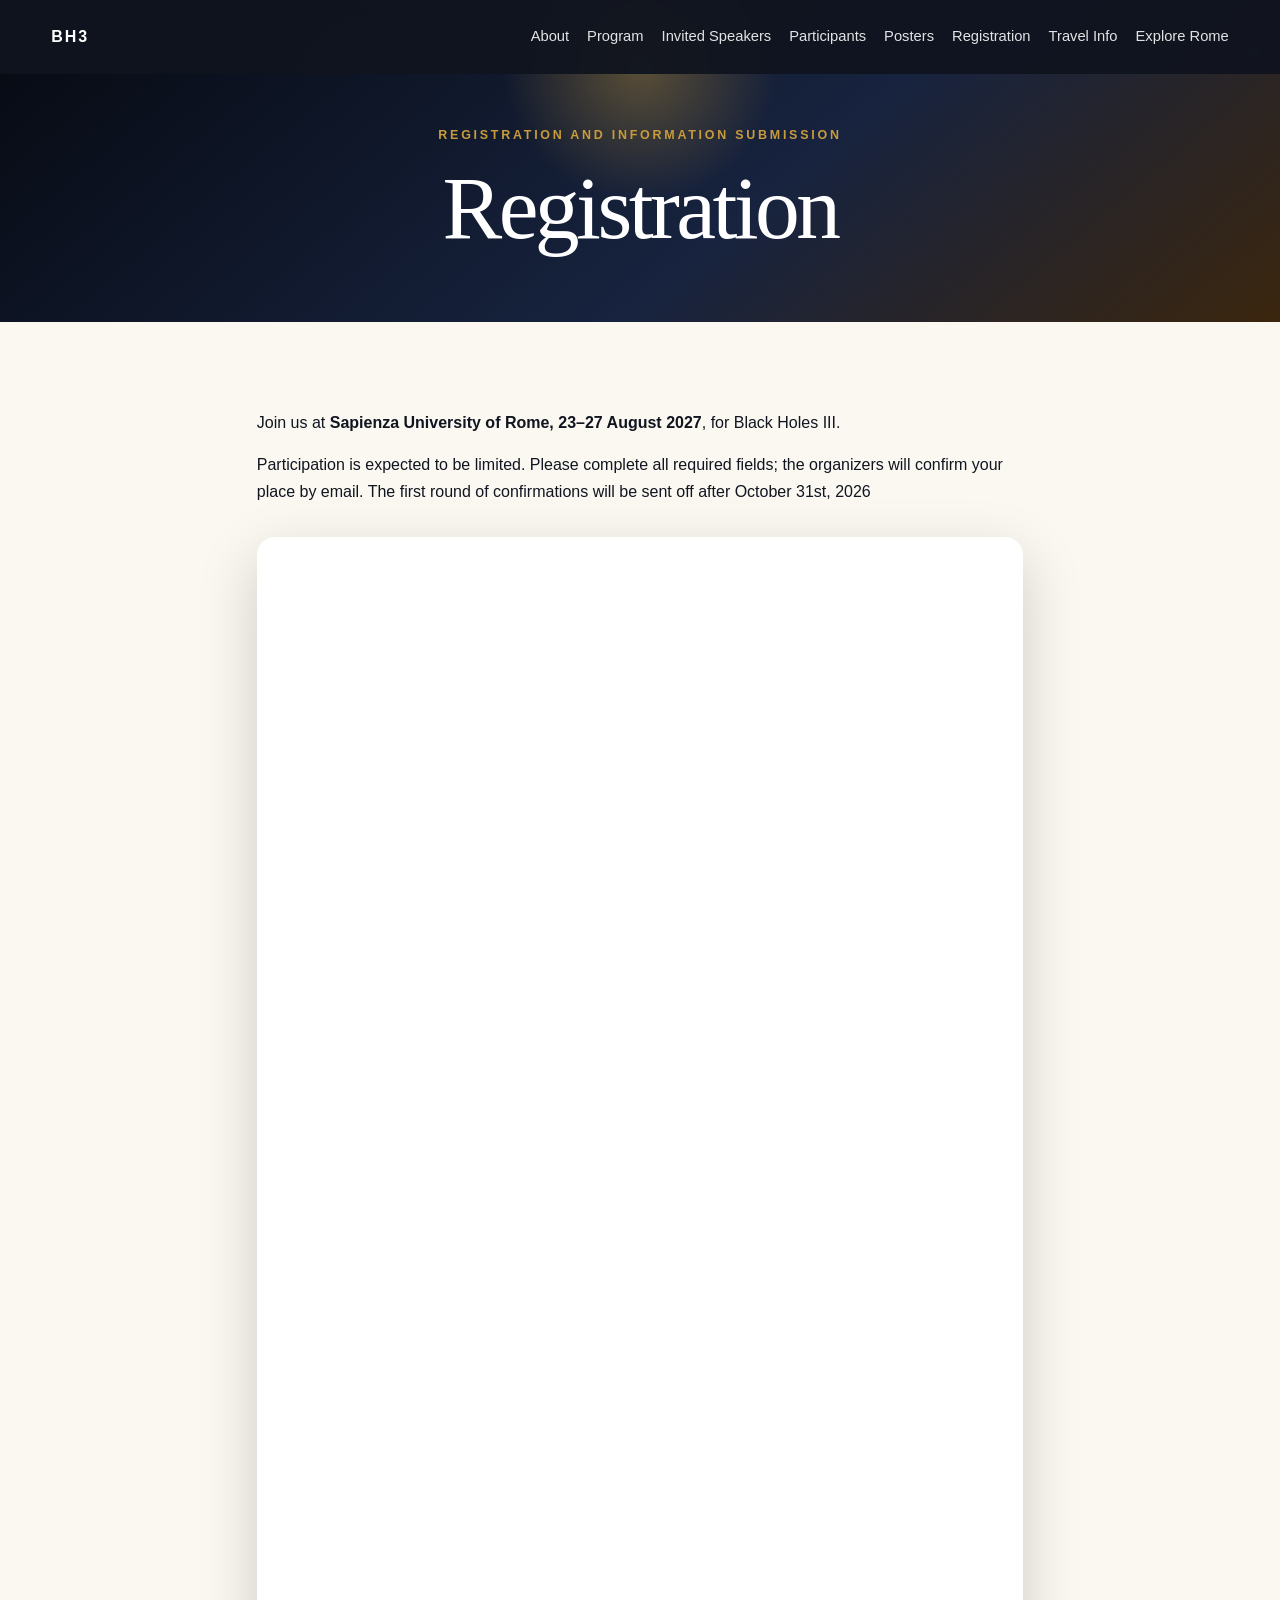
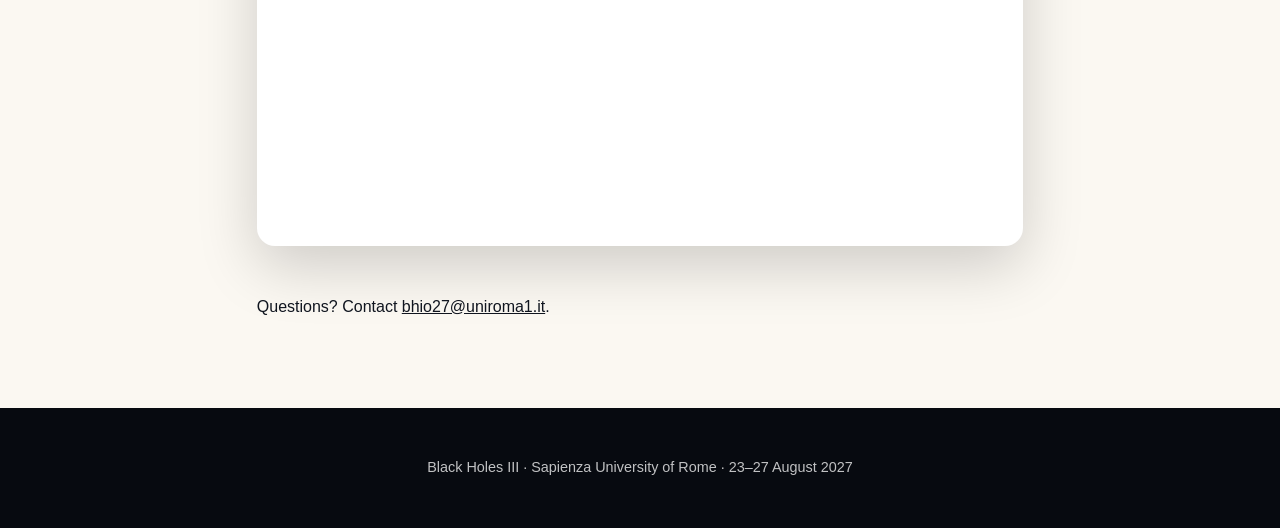
<file: registration.html>
<!doctype html>
<html lang="en">
<head>
<link rel="icon" type="image/png" href="assets/favicon.png">
<link rel="apple-touch-icon" href="assets/favicon.png">
  <meta charset="utf-8">
  <meta name="viewport" content="width=device-width, initial-scale=1">
  <meta name="description" content="Register for Black Holes III, 23–27 August 2027 at Sapienza University of Rome.">
  <title>Registration — BH3</title>
  <link rel="stylesheet" href="assets/style.css">
  <style>
    .registration-intro { margin-bottom: 2rem; }
    .registration-intro strong { color: #10151f; }
    .registration-card {
      background: #fff;
      border: 1px solid rgba(16, 21, 31, .12);
      border-radius: 18px;
      box-shadow: 0 18px 45px rgba(16, 21, 31, .08);
      overflow: hidden;
    }
    .form-section { padding: 2rem; }
    .form-section + .form-section { border-top: 1px solid rgba(16, 21, 31, .1); }
    .form-section h2 { margin-top: 0; }
    .section-note, .field-hint { color: #5f6671; }
    .section-note { margin-top: -.55rem; }
    .form-grid { display: grid; grid-template-columns: repeat(2, minmax(0, 1fr)); gap: 1.25rem; }
    .field { min-width: 0; }
    .field.full { grid-column: 1 / -1; }
    .field label, .group-label { display: block; margin-bottom: .45rem; font-weight: 700; }
    .required { color: #9b6516; }
    .field input, .field select, .field textarea {
      box-sizing: border-box;
      width: 100%;
      padding: .8rem .9rem;
      color: #10151f;
      background: #fbf8f2;
      border: 1px solid #b9b5ad;
      border-radius: 9px;
      font: inherit;
      line-height: 1.4;
    }
    .field textarea { min-height: 8rem; resize: vertical; }
    .field input:focus, .field select:focus, .field textarea:focus {
      outline: 3px solid rgba(200, 155, 60, .3);
      border-color: #9b762d;
    }
    .field-hint { display: block; margin-top: .4rem; font-size: .88rem; }
    .choice-row { display: flex; flex-wrap: wrap; gap: .75rem 1.5rem; }
    .choice { display: inline-flex; align-items: center; gap: .5rem; }
    .choice input { width: 1.1rem; height: 1.1rem; accent-color: #c89b3c; }
    .poster-details[hidden] { display: none; }
    .privacy-box { display: flex; align-items: flex-start; gap: .65rem; }
    .privacy-box input { flex: 0 0 auto; width: 1.1rem; height: 1.1rem; margin-top: .2rem; accent-color: #c89b3c; }
    .form-actions {
      display: flex;
      align-items: center;
      justify-content: space-between;
      gap: 1rem;
      padding: 1.5rem 2rem;
      background: #f2ede3;
    }
    .form-actions p { margin: 0; color: #5f6671; font-size: .9rem; }
    .submit-button { border: 0; cursor: pointer; white-space: nowrap; }
    .submit-button:hover { filter: brightness(.95); transform: translateY(-1px); }
    .submit-button:disabled { cursor: wait; filter: grayscale(.35); opacity: .7; transform: none; }
    .form-status { margin: 0; padding: 1rem 2rem; border-top: 1px solid rgba(16, 21, 31, .1); }
    .form-status:empty { display: none; }
    .form-status.success { color: #245d3a; background: #e8f4eb; }
    .form-status.error { color: #842c2c; background: #fbeaea; }
    .honeypot { position: absolute; left: -10000px; width: 1px; height: 1px; overflow: hidden; }
    .noscript-note { padding: 1rem; background: #fff2ce; border-radius: 8px; }
    @media (max-width: 700px) {
      .form-grid { grid-template-columns: 1fr; }
      .field.full { grid-column: auto; }
      .form-section { padding: 1.35rem; }
      .form-actions { align-items: stretch; flex-direction: column; padding: 1.35rem; }
      .submit-button { width: 100%; }
    }
  </style>
</head>
<body>
  <noscript><style>.poster-details[hidden] { display: block !important; }</style></noscript>
  <header class="site-header small">
    <nav class="nav" aria-label="Main navigation">
      <a class="brand" href="index.html">BH3</a>
      <button class="nav-toggle" type="button" aria-label="Toggle navigation" aria-expanded="false">☰</button>
      <div class="nav-links">
        <a href="about.html">About</a>
        <a href="program.html">Program</a>
        <a href="speakers.html">Invited Speakers</a>
        <a href="participants.html">Participants</a>
        <a href="posters.html">Posters</a>
        <a href="registration.html" aria-current="page">Registration</a>
        <a href="travel.html">Travel Info</a>
        <a href="explore-rome.html">Explore Rome</a>
      </div>
    </nav>
  </header>

  <main class="page">
    <section class="page-title">
      <p class="eyebrow">Registration and information submission</p>
      <h1>Registration</h1>
    </section>

    <section class="section narrow">
      <div class="registration-intro">
        <p>Join us at <strong>Sapienza University of Rome, 23–27 August 2027</strong>, for Black Holes III.</p>
        <p>Participation is expected to be limited. Please complete all required fields; the organizers will confirm your place by email. The first round of confirmations will be sent off after October 31st, 2026</p>
      </div>
   <div class="form-frame">
      <iframe src="https://docs.google.com/forms/d/e/1FAIpQLSdUJjnuQAhXcPIULTIASBT43X4hBwP0qyOkLcjNC9XO9lDilA/viewform?embedded=true"  width="100%"
      height="1300"
      frameborder="0"
      marginheight="0"
      marginwidth="0">Loading…</iframe></div>

      <p class="questions-block">
  Questions? Contact <a href="mailto:bhio27@uniroma1.it">bhio27@uniroma1.it</a>.
      </p>
      </section>
      </main>
<script src="footer.js"></script><script src="assets/script.js"></script>
</body>
</html>
</file>
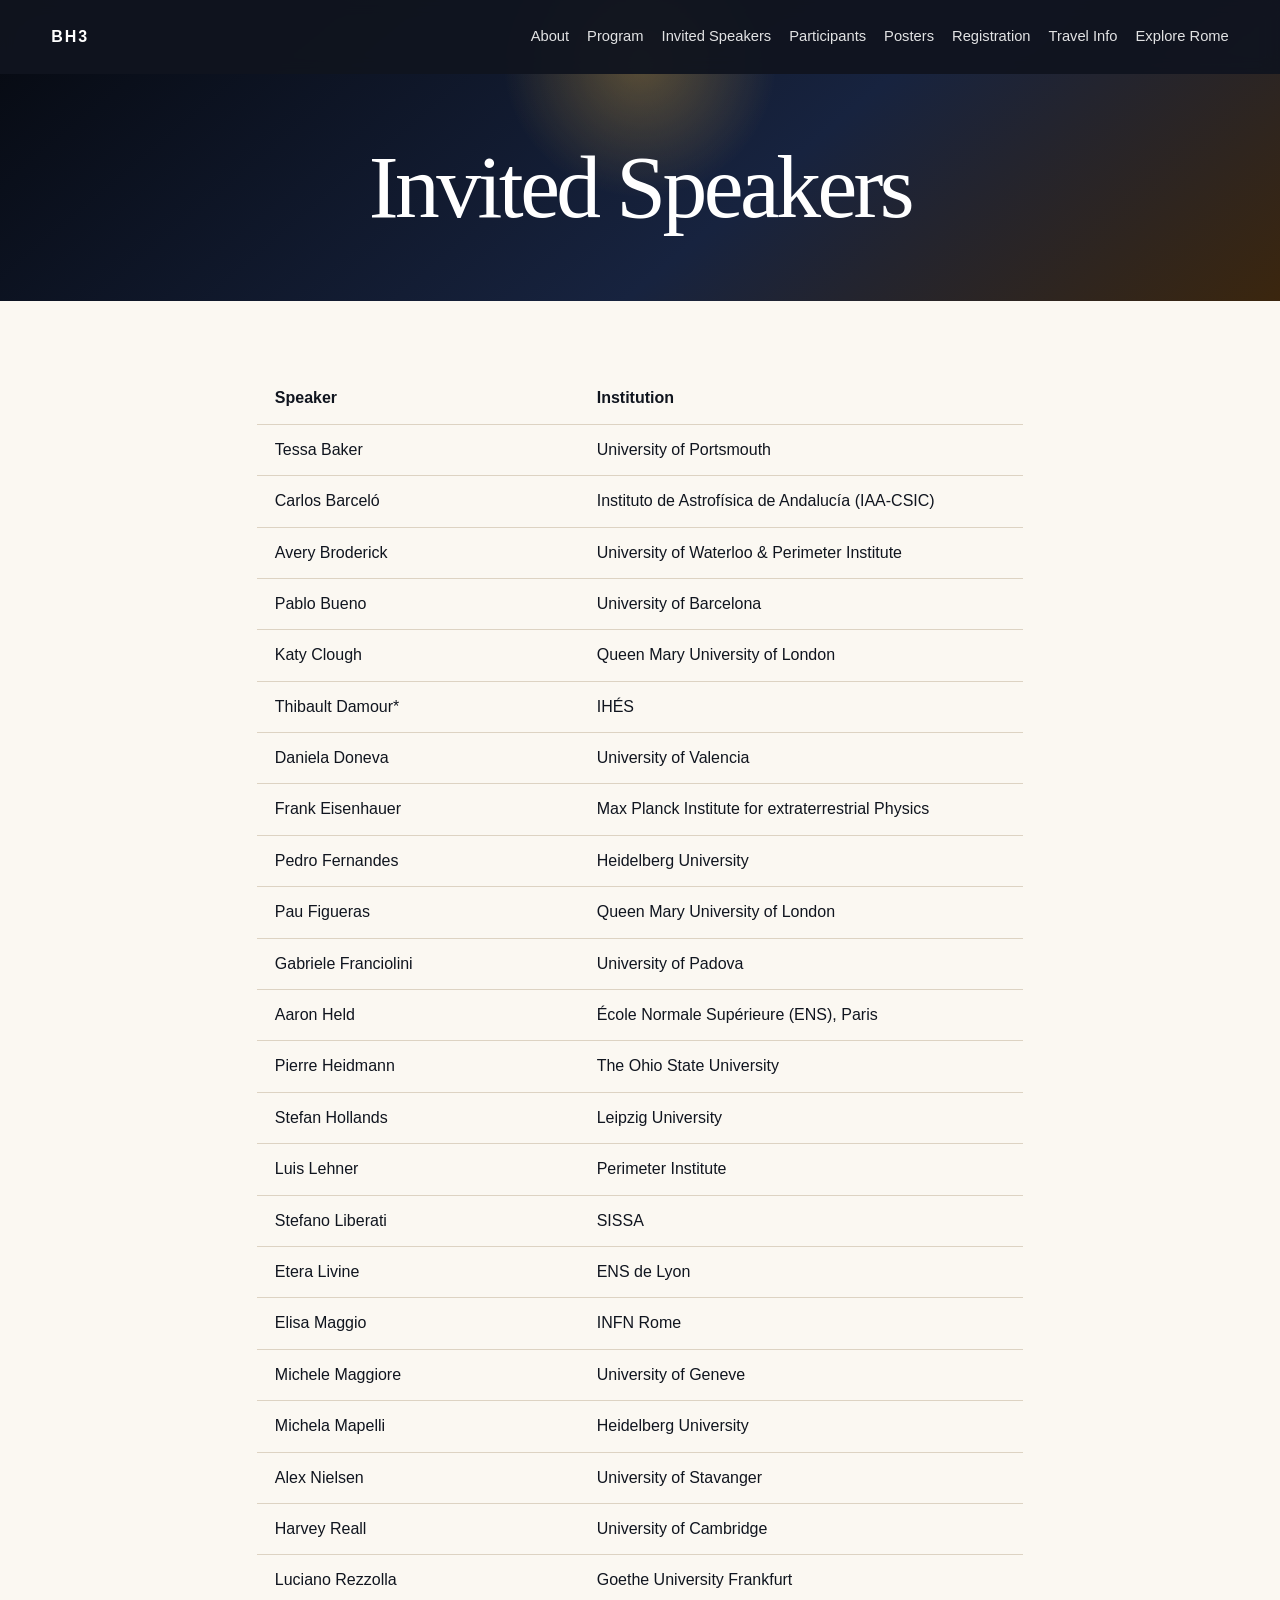
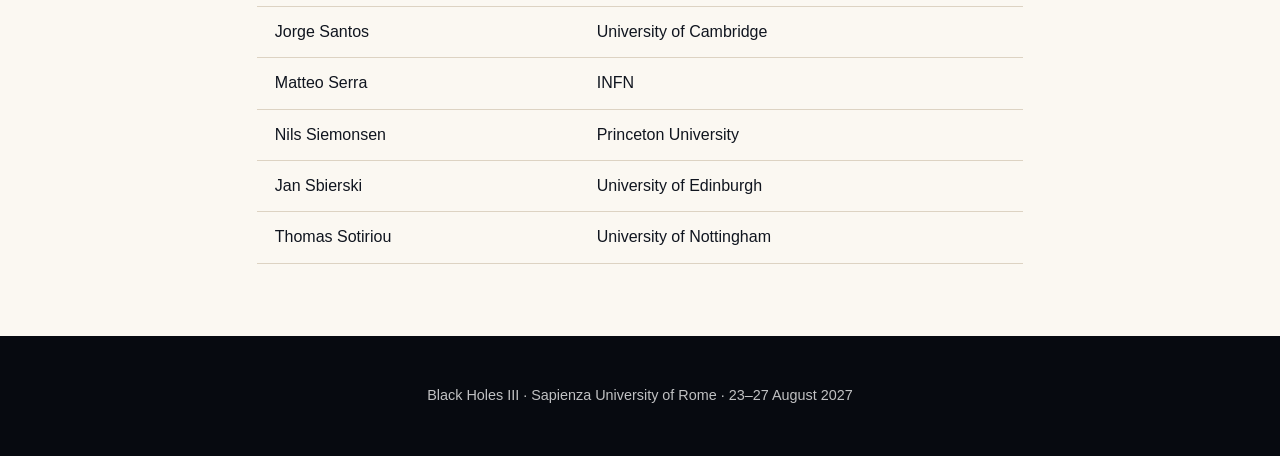
<file: speakers.html>
<!doctype html>
<html lang="en">
 <head>
 <link rel="icon" type="image/png" href="assets/favicon.png">
<link rel="apple-touch-icon" href="assets/favicon.png">
  <meta charset="utf-8"/>
  <meta content="width=device-width, initial-scale=1" name="viewport"/>
  <title>
   Invited Speakers &mdash; BH3
  </title>
  <link href="assets/style.css" rel="stylesheet"/>
 </head>
 <body>
  <header class="site-header small">
   <nav class="nav">
    <a class="brand" href="index.html">
     BH3
    </a>
    <button aria-label="Toggle navigation" class="nav-toggle">
     ☰
    </button>
    <div class="nav-links">
        <a href="about.html">About</a>
        <a href="program.html">Program</a>
        <a href="speakers.html">Invited Speakers</a>
        <a href="participants.html">Participants</a>
        <a href="posters.html">Posters</a>
        <a href="registration.html">Registration</a>
        <a href="travel.html">Travel Info</a>
        <a href="explore-rome.html">Explore Rome</a>
      </div>
   </nav>
  </header><main class="page"><section class="page-title"><p class="eyebrow"></p><h1>Invited Speakers</h1></section><section class="section narrow">
   
  <table class="speaker-table">
  <thead>
    <tr>
      <th>Speaker</th>
      <th>Institution</th>
    </tr>
  </thead>
  <tbody>
    <tr><td>Tessa Baker</td><td>University of Portsmouth</td></tr>
    <tr><td>Carlos Barceló</td><td>Instituto de Astrofísica de Andalucía (IAA-CSIC)</td></tr>
    <tr><td>Avery Broderick</td><td>University of Waterloo &amp; Perimeter Institute</td></tr>
    <tr><td>Pablo Bueno</td><td>University of Barcelona</td></tr>
    <tr><td>Katy Clough</td><td>Queen Mary University of London</td></tr>
    <tr><td>Thibault Damour*</td><td>IHÉS</td></tr>
    <tr><td>Daniela Doneva</td><td>University of Valencia</td></tr>
    <tr><td>Frank Eisenhauer</td><td>Max Planck Institute for extraterrestrial Physics</td></tr>
    <tr><td>Pedro Fernandes</td><td>Heidelberg University</td></tr>
    <tr><td>Pau Figueras</td><td>Queen Mary University of London</td></tr>
    <tr><td>Gabriele Franciolini   </td><td>University of Padova</td></tr>
    <tr><td>Aaron Held</td><td>École Normale Supérieure (ENS), Paris</td></tr>
    <tr><td>Pierre Heidmann</td><td>The Ohio State University</td></tr>
    <tr><td>Stefan Hollands</td><td>Leipzig University</td></tr>
    <tr><td>Luis Lehner</td><td>Perimeter Institute</td></tr>
    <tr><td>Stefano Liberati</td><td>SISSA</td></tr>
    <tr><td>Etera Livine</td><td>ENS de Lyon</td></tr>
    <tr><td>Elisa Maggio</td><td>INFN Rome</td></tr>
    <tr><td>Michele Maggiore</td><td>University of Geneve</td></tr>
    <tr><td>Michela Mapelli</td><td>Heidelberg University</td></tr>
    <tr><td>Alex Nielsen</td><td>University of Stavanger</td></tr>
    <tr><td>Harvey Reall</td><td>University of Cambridge</td></tr>
    <tr><td>Luciano Rezzolla</td><td>Goethe University Frankfurt</td></tr>
    <tr><td>Jorge Santos</td><td>University of Cambridge</td></tr>
    <tr><td>Matteo Serra</td><td>INFN</td></tr>
    <tr><td>Nils Siemonsen</td><td>Princeton University</td></tr>
    <tr><td>Jan Sbierski</td><td>University of Edinburgh</td></tr>
    <tr><td>Thomas Sotiriou</td><td>University of Nottingham</td></tr>
  </tbody>
</table> 
   </section></main><script src="footer.js"></script><script src="assets/script.js"></script></body></html>
</file>
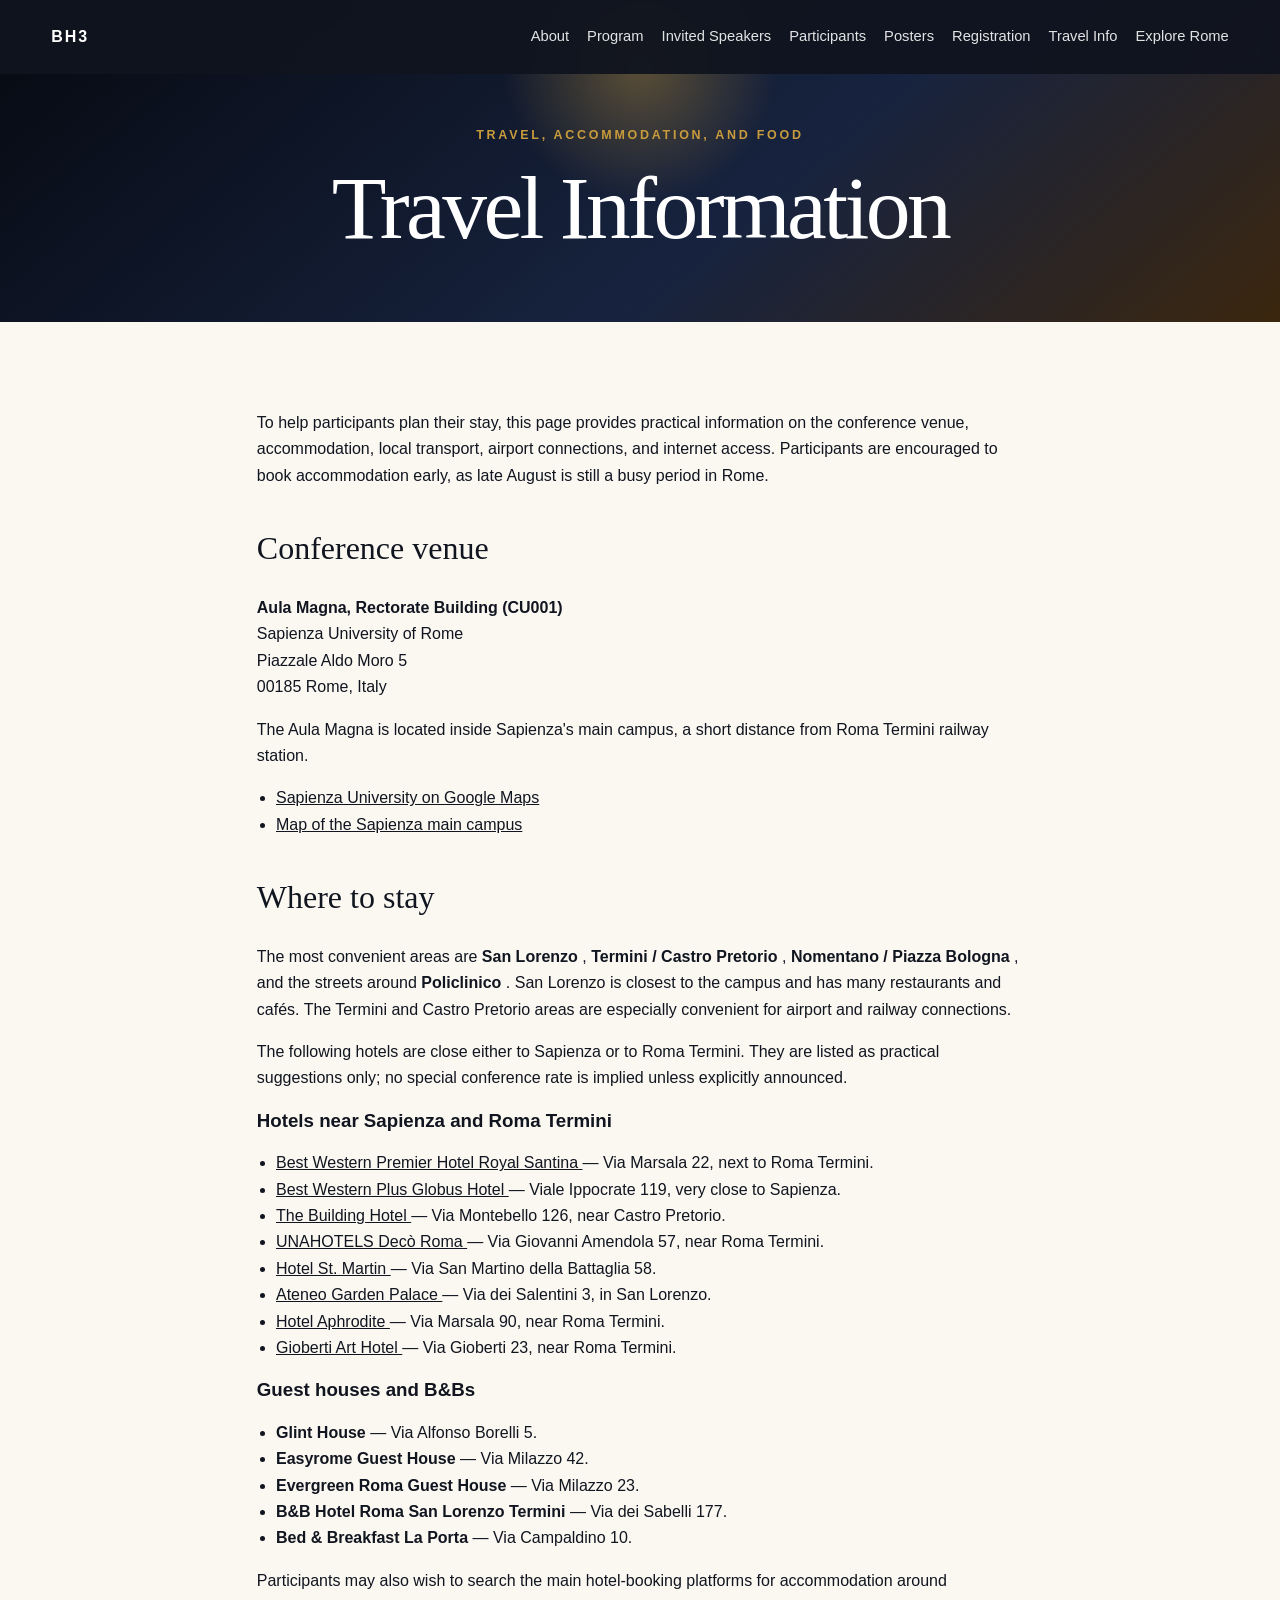
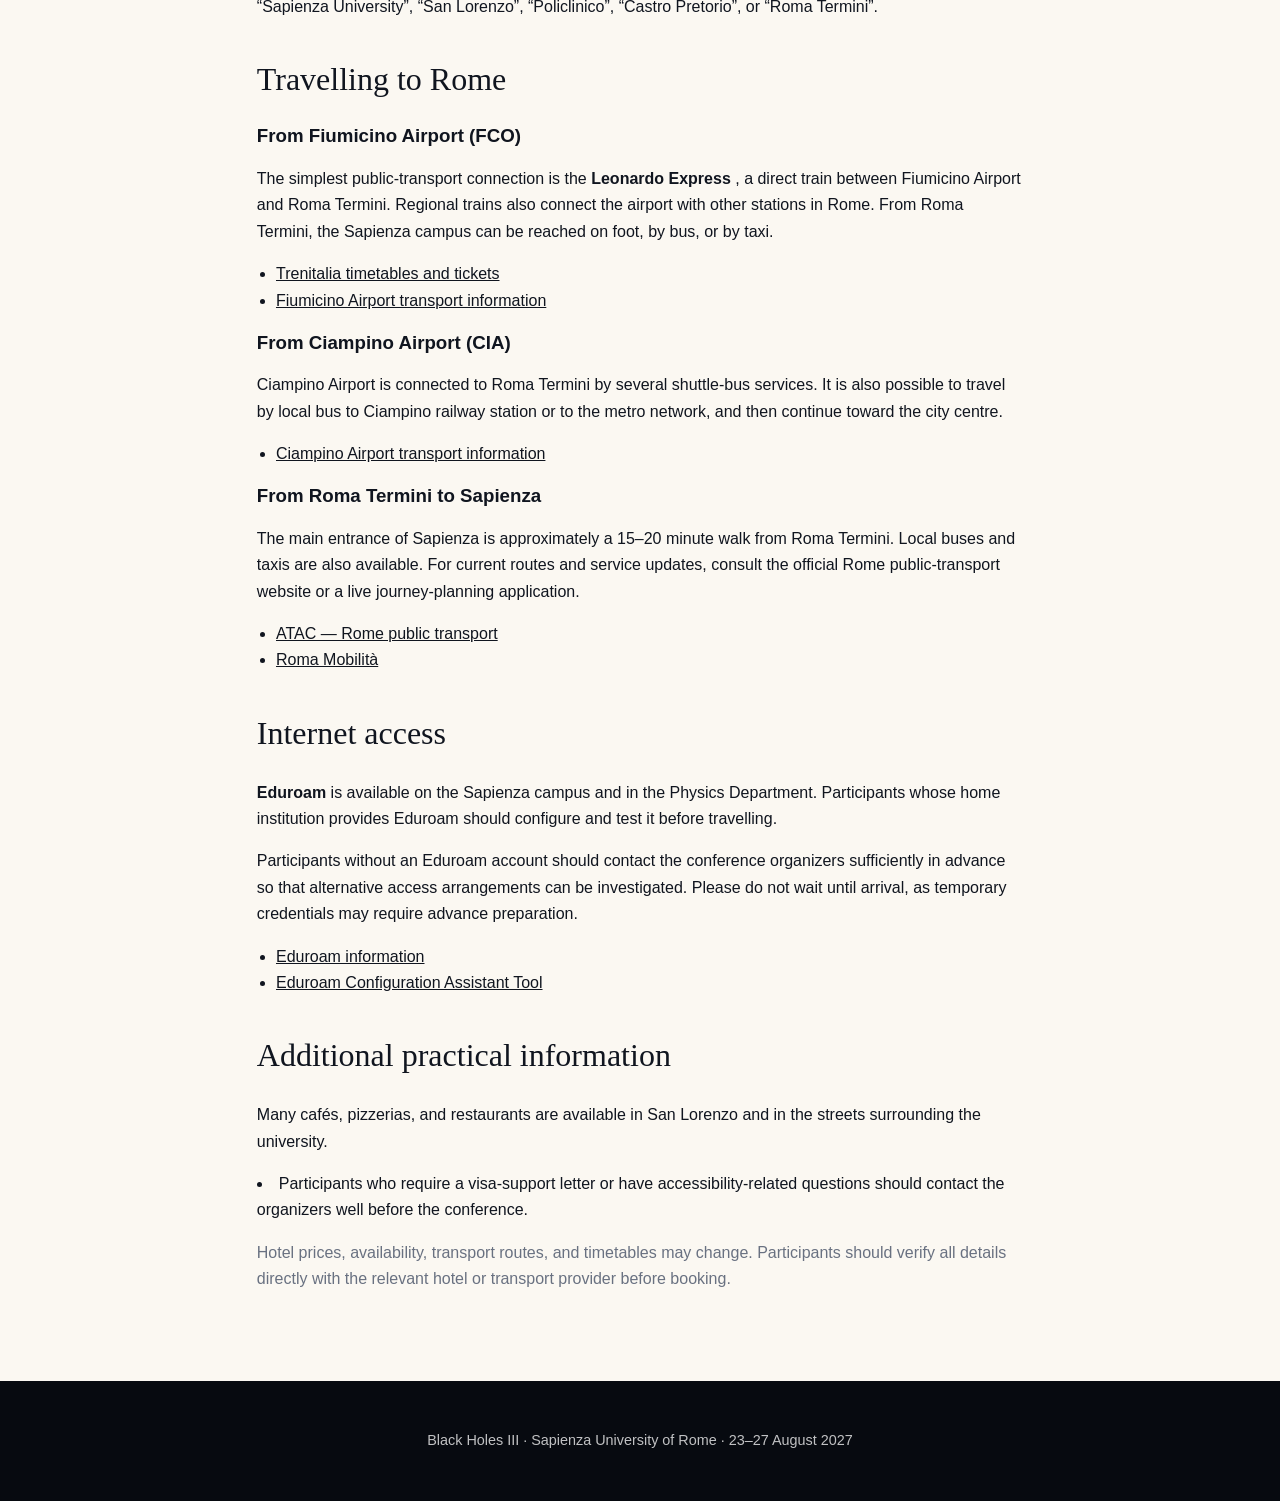
<file: travel.html>
<!doctype html>
<!DOCTYPE html>
<html lang="en">
 <head>
 <link rel="icon" type="image/png" href="assets/favicon.png">
<link rel="apple-touch-icon" href="assets/favicon.png">
  <meta charset="utf-8"/>
  <meta content="width=device-width, initial-scale=1" name="viewport"/>
  <title>
   Travel Information &mdash; BH3
  </title>
  <link href="assets/style.css" rel="stylesheet"/>
 </head>
 <body>
  <header class="site-header small">
   <nav class="nav">
    <a class="brand" href="index.html">
     BH3
    </a>
    <button aria-label="Toggle navigation" class="nav-toggle">
     ☰
    </button>
    <div class="nav-links">
     <a href="about.html">
      About
     </a>
     <a href="program.html">
      Program
     </a>
     <a href="speakers.html">
      Invited Speakers
     </a>
     <a href="participants.html">
      Participants
     </a>
     <a href="posters.html">
      Posters
     </a>
     <a href="registration.html">
      Registration
     </a>
     <a href="travel.html">
      Travel Info
     </a>
     <a href="explore-rome.html">
      Explore Rome
     </a>
    </div>
   </nav>
  </header>
  <main class="page">
   <section class="page-title">
    <p class="eyebrow">
     Travel, accommodation, and food
    </p>
    <h1>
     Travel Information
    </h1>
   </section>
   <section class="section narrow">
    <p>
     To help participants plan their stay, this page provides practical information on the conference
  venue, accommodation, local transport, airport connections, and internet access. Participants are
  encouraged to book accommodation early, as late August is still a busy period in Rome.
    </p>
    <h2>
     Conference venue
    </h2>
    <p>
     <strong>
      Aula Magna, Rectorate Building (CU001)
     </strong>
     <br/>
     Sapienza University of Rome
     <br/>
     Piazzale Aldo Moro 5
     <br/>
     00185 Rome, Italy
    </p>
    <p>
     The Aula Magna is located inside Sapienza's main campus, a short distance from Roma Termini railway
  station.
    </p>
    <ul>
     <li>
      <a href="https://www.google.com/maps/search/?api=1&amp;query=Sapienza+Universit&agrave;+di+Roma+Piazzale+Aldo+Moro+5" rel="noopener noreferrer" target="_blank">
       Sapienza University on Google Maps
      </a>
     </li>
     <li>
      <a href="https://www.uniroma1.it/sites/default/files/PIANTA_LEGENDA_DEF_AGG_040414_1.pdf" rel="noopener noreferrer" target="_blank">
       Map of the Sapienza main campus
      </a>
     </li>
    </ul>
    <h2>
     Where to stay
    </h2>
    <p>
     The most convenient areas are
     <strong>
      San Lorenzo
     </strong>
     ,
     <strong>
      Termini / Castro Pretorio
     </strong>
     ,
     <strong>
      Nomentano / Piazza Bologna
     </strong>
     , and the streets around
     <strong>
      Policlinico
     </strong>
     .
  San Lorenzo is closest to the campus and has many restaurants and caf&eacute;s. The Termini and Castro
  Pretorio areas are especially convenient for airport and railway connections.
    </p>
    <p>
     The following hotels are close either to Sapienza or to Roma Termini. They are listed as practical
  suggestions only; no special conference rate is implied unless explicitly announced.
    </p>
    <h3>
     Hotels near Sapienza and Roma Termini
    </h3>
    <ul>
     <li>
      <a href="https://www.hotelroyalsantina.com/" rel="noopener noreferrer" target="_blank">
       Best Western Premier Hotel Royal Santina
      </a>
      &mdash; Via Marsala 22, next to Roma Termini.
     </li>
     <li>
      <a href="https://www.globushotel.com/" rel="noopener noreferrer" target="_blank">
       Best Western Plus Globus Hotel
      </a>
      &mdash; Viale Ippocrate 119, very close to Sapienza.
     </li>
     <li>
      <a href="https://www.thebuildinghotelrome.com/en/" rel="noopener noreferrer" target="_blank">
       The Building Hotel
      </a>
      &mdash; Via Montebello 126, near Castro Pretorio.
     </li>
     <li>
      <a href="https://www.gruppouna.it/unahotels/unahotels-deco-roma" rel="noopener noreferrer" target="_blank">
       UNAHOTELS Dec&ograve; Roma
      </a>
      &mdash; Via Giovanni Amendola 57, near Roma Termini.
     </li>
     <li>
      <a href="https://www.stmartinroma.com/" rel="noopener noreferrer" target="_blank">
       Hotel St. Martin
      </a>
      &mdash; Via San Martino della Battaglia 58.
     </li>
     <li>
      <a href="https://www.ateneorome.com/" rel="noopener noreferrer" target="_blank">
       Ateneo Garden Palace
      </a>
      &mdash; Via dei Salentini 3, in San Lorenzo.
     </li>
     <li>
      <a href="https://hotelaphrodite.com/" rel="noopener noreferrer" target="_blank">
       Hotel Aphrodite
      </a>
      &mdash; Via Marsala 90, near Roma Termini.
     </li>
     <li>
      <a href="https://www.giobertiarthotel.it/en/index" rel="noopener noreferrer" target="_blank">
       Gioberti Art Hotel
      </a>
      &mdash; Via Gioberti 23, near Roma Termini.
     </li>
    </ul>
    <h3>
     Guest houses and B&amp;Bs
    </h3>
    <ul>
     <li>
      <strong>
       Glint House
      </strong>
      &mdash; Via Alfonso Borelli 5.
     </li>
     <li>
      <strong>
       Easyrome Guest House
      </strong>
      &mdash; Via Milazzo 42.
     </li>
     <li>
      <strong>
       Evergreen Roma Guest House
      </strong>
      &mdash; Via Milazzo 23.
     </li>
     <li>
      <strong>
       B&amp;B Hotel Roma San Lorenzo Termini
      </strong>
      &mdash; Via dei Sabelli 177.
     </li>
     <li>
      <strong>
       Bed &amp; Breakfast La Porta
      </strong>
      &mdash; Via Campaldino 10.
     </li>
    </ul>
    <p>
     Participants may also wish to search the main hotel-booking platforms for accommodation around
  &ldquo;Sapienza University&rdquo;, &ldquo;San Lorenzo&rdquo;, &ldquo;Policlinico&rdquo;, &ldquo;Castro Pretorio&rdquo;, or &ldquo;Roma Termini&rdquo;.
    </p>
    <h2>
     Travelling to Rome
    </h2>
    <h3>
     From Fiumicino Airport (FCO)
    </h3>
    <p>
     The simplest public-transport connection is the
     <strong>
      Leonardo Express
     </strong>
     , a direct train
  between Fiumicino Airport and Roma Termini. Regional trains also connect the airport with other
  stations in Rome. From Roma Termini, the Sapienza campus can be reached on foot, by bus, or by taxi.
    </p>
    <ul>
     <li>
      <a href="https://www.trenitalia.com/" rel="noopener noreferrer" target="_blank">
       Trenitalia timetables and tickets
      </a>
     </li>
     <li>
      <a href="https://www.adr.it/web/aeroporti-di-roma-en/pax-fco-to-and-from" rel="noopener noreferrer" target="_blank">
       Fiumicino Airport transport information
      </a>
     </li>
    </ul>
    <h3>
     From Ciampino Airport (CIA)
    </h3>
    <p>
     Ciampino Airport is connected to Roma Termini by several shuttle-bus services. It is also possible
  to travel by local bus to Ciampino railway station or to the metro network, and then continue toward
  the city centre.
    </p>
    <ul>
     <li>
      <a href="https://www.adr.it/web/aeroporti-di-roma-en/pax-cia-to-from" rel="noopener noreferrer" target="_blank">
       Ciampino Airport transport information
      </a>
     </li>
    </ul>
    <h3>
     From Roma Termini to Sapienza
    </h3>
    <p>
     The main entrance of Sapienza is approximately a 15&ndash;20 minute walk from Roma Termini. Local buses
  and taxis are also available. For current routes and service updates, consult the official Rome
  public-transport website or a live journey-planning application.
    </p>
    <ul>
     <li>
      <a href="https://www.atac.roma.it/en" rel="noopener noreferrer" target="_blank">
       ATAC &mdash; Rome public transport
      </a>
     </li>
     <li>
      <a href="https://www.romamobilita.it/en" rel="noopener noreferrer" target="_blank">
       Roma Mobilit&agrave;
      </a>
     </li>
    </ul>
    <h2>
     Internet access
    </h2>
    <p>
     <strong>
      Eduroam
     </strong>
     is available on the Sapienza campus and in the Physics Department.
  Participants whose home institution provides Eduroam should configure and test it before travelling.
    </p>
    <p>
     Participants without an Eduroam account should contact the conference organizers sufficiently in
  advance so that alternative access arrangements can be investigated. Please do not wait until arrival,
  as temporary credentials may require advance preparation.
    </p>
    <ul>
     <li>
      <a href="https://eduroam.org/" rel="noopener noreferrer" target="_blank">
       Eduroam information
      </a>
     </li>
     <li>
      <a href="https://cat.eduroam.org/" rel="noopener noreferrer" target="_blank">
       Eduroam Configuration Assistant Tool
      </a>
     </li>
    </ul>
    <h2>
     Additional practical information
    </h2>
    <p>
     Many caf&eacute;s, pizzerias, and restaurants are available in San Lorenzo and in the streets surrounding
  the university.
  <li>Participants who require a visa-support letter or have accessibility-related questions
  should contact the organizers well before the conference.
  </li>
    </p>
    <p class="muted">
     Hotel prices, availability, transport routes, and timetables may change. Participants should verify
  all details directly with the relevant hotel or transport provider before booking.
    </p>
   </section>
  </main>
<script src="footer.js"></script>
  <script src="assets/script.js">
  </script>
 </body>
</html>
</file>
<file: assets/style.css>
:root {
  --ink: #10151f;
  --paper: #fbf8f2;
  --paper-2: #f2ede4;
  --gold: #c89b3c;
  --blue: #17233f;
  --muted: #697181;
  --line: #ddd3c3;
}
* { box-sizing: border-box; }
html { scroll-behavior: smooth; }
body {
  margin: 0;
  color: var(--ink);
  background: var(--paper);
  font-family: Inter, -apple-system, BlinkMacSystemFont, "Segoe UI", sans-serif;
  line-height: 1.65;
}
a { color: inherit; }
.site-header {
    position: fixed;
    top: 0;
    left: 0;
    right: 0;
    z-index: 1000;

    background: rgba(16, 21, 31, 0.95);
    backdrop-filter: blur(8px);
}
.site-header.small {
    background: rgba(16,21,31,.95);
}
.nav {
  min-height: 74px;
  display: flex;
  align-items: center;
  justify-content: space-between;
  gap: 20px;
  padding: 0 4vw;
  color: white;
}
.brand {
  font-weight: 800;
  letter-spacing: .12em;
  text-decoration: none;
  text-transform: uppercase;
  white-space: nowrap;
}
.nav-links {
  display: flex;
  flex-wrap: wrap;
  justify-content: flex-end;
  gap: 18px;
  font-size: .92rem;
}
.nav-links a {
  color: rgba(255,255,255,.88);
  text-decoration: none;
  border-bottom: 1px solid transparent;
}
.nav-links a:hover { color: white; border-color: var(--gold); }
.nav-toggle { display: none; background: transparent; color: white; border: 0; font-size: 1.6rem; }

.hero {
  min-height: 100vh;
  display: grid;
  place-items: center;
  position: relative;
  overflow: hidden;

  background-image: url("bhio-topics-hero-v2.png");
  background-size: cover;
  background-position: center;
  background-repeat: no-repeat;
}

.hero::before {
  content: none;
}

.hero-overlay {
  position: absolute;
  inset: 0;
  background: linear-gradient(
    90deg,
    rgba(2, 3, 8, 0.48),
    rgba(2, 3, 8, 0.22) 60%,
    rgba(2, 3, 8, 0.36)
  );
}


.hero-content {
  position: relative;
  z-index: 2;
  max-width: 980px;
  padding: 120px 24px 60px;
  color: white;
  text-align: center;
}
.eyebrow {
  margin: 0 0 12px;
  color: var(--gold);
  text-transform: uppercase;
  letter-spacing: .22em;
  font-size: .78rem;
  font-weight: 800;
}
h1, h2, h3 { line-height: 1.12; }
.hero h1 {
  margin: 0 0 28px;
  font-family: Georgia, 'Times New Roman', serif;
  font-size: clamp(3.4rem, 9vw, 8.7rem);
  font-weight: 500;
  letter-spacing: -.05em;
  text-shadow: 0 18px 48px rgba(0,0,0,.65);
}
.venue, .city, .dates {
  margin: 6px 0;
  font-size: clamp(1.15rem, 2vw, 1.55rem);
  letter-spacing: .03em;
}
.dates { color: #f3d18b; font-weight: 700; }
.hero-actions { display: flex; flex-wrap: wrap; justify-content: center; gap: 14px; margin-top: 32px; }
.button {
  display: inline-block;
  padding: 12px 18px;
  border-radius: 999px;
  text-decoration: none;
  font-weight: 700;
  border: 1px solid currentColor;
}
.button.primary { color: #10151f; background: var(--gold); border-color: var(--gold); }
.button.secondary { color: white; background: rgba(255,255,255,.08); border-color: rgba(255,255,255,.55); }
.section { padding: 72px 6vw; }
.narrow { max-width: 920px; margin: 0 auto; }
.section h2 { font-size: clamp(2rem, 4vw, 3.4rem); font-family: Georgia, 'Times New Roman', serif; font-weight: 500; margin: 0 0 28px; }
.intro p, .theme-block p { font-size: 1.18rem; }
.cards-section { background: var(--paper-2); }
.cards { max-width: 1120px; margin: 0 auto; display: grid; grid-template-columns: repeat(3, 1fr); gap: 24px; }
.card { background: white; border: 1px solid var(--line); padding: 28px; min-height: 190px; box-shadow: 0 18px 40px rgba(20,16,10,.06); }
.card h3 { margin-top: 0; font-size: 1.45rem; }
.theme-block { border-top: 1px solid var(--line); border-bottom: 1px solid var(--line); }
.sponsors { text-align: center; background: #10151f; color: white; }
.muted { color: var(--muted); }
.sponsors .muted { color: rgba(255,255,255,.62); }
footer { padding: 34px 6vw; background: #070a10; color: rgba(255,255,255,.75); text-align: center; font-size: .9rem; }
.page { min-height: 70vh; }
.page-title { padding: 125px 6vw 64px; color: white; background: radial-gradient(circle at 50% 20%, rgba(200,155,60,.4), transparent 20%), linear-gradient(140deg, #060910, #17233f 60%, #3b260e); text-align: center; }
.page-title h1 { margin: 0; font-size: clamp(3rem, 7vw, 6rem); font-family: Georgia, 'Times New Roman', serif; font-weight: 500; letter-spacing: -.04em; }
.page .section h2 { font-size: 2rem; margin-top: 42px; }
.name-list {
    list-style: none;
    padding: 0;
    margin: 0;
    column-count: 1 !important;
    columns: 1 !important;
    column-gap: 0 !important;
}

.name-list li {
    display: block;
    width: 100%;
    padding: 10px 0;
    border-bottom: 1px solid var(--line);
}
.schedule h2 { padding-top: 24px; border-top: 1px solid var(--line); }
ul { padding-left: 1.2rem; }
@media (max-width: 900px) {
  .nav { align-items: flex-start; padding-top: 22px; padding-bottom: 22px; }
  .nav-toggle { display: block; }
  .nav-links { display: none; width: 100%; flex-direction: column; gap: 10px; padding-top: 18px; }
  .nav.open { flex-wrap: wrap; }
  .nav.open .nav-links { display: flex; }
  .cards { grid-template-columns: 1fr; }
  .name-list { columns: 1; }
}

.logo-row {
  display: grid;
  grid-template-columns: repeat(3, minmax(0, 1fr));
  gap: 18px;
  max-width: 650px;
  margin: 24px auto 0;
}

.logo-card {
  height: 105px;
  padding: 18px;
  display: flex;
  align-items: center;
  justify-content: center;
  background: #fff;
  border-radius: 4px;
  box-sizing: border-box;
}

.logo-card img {
  display: block;
  width: 100%;
  height: 100%;
  max-width: 155px;
  object-fit: contain;
}

.support-label {
  margin-top: 28px;
  color: var(--muted);
  font-size: 0.9rem;
  font-weight: 700;
  text-transform: uppercase;
  letter-spacing: 0.08em;
}

@media (max-width: 700px) {
  .logo-row {
    grid-template-columns: repeat(2, minmax(0, 1fr));
  }

  .logo-card {
    height: 90px;
    padding: 14px;
  }
}

.speaker-table {
  width: 100%;
  border-collapse: collapse;
}

.speaker-table th,
.speaker-table td {
  padding: 12px 18px;
  text-align: left;
  vertical-align: top;
  border-bottom: 1px solid var(--line);
}

.speaker-table th:first-child,
.speaker-table td:first-child {
  width: 42%;
  padding-right: 3rem;
  white-space: nowrap;
}

.speaker-table th:last-child,
.speaker-table td:last-child {
  width: 58%;
}

.form-frame {
  max-width: 820px;
  margin: 2rem auto;
  background: #ffffff;
  border-radius: 18px;
  overflow: hidden;
  box-shadow: 0 20px 60px rgba(0, 0, 0, 0.18);
}

.questions-block {
  margin-top: 3rem;
}

.about-logo-block {
  margin: 4rem auto 3rem auto;
  text-align: center;
}

.about-logo {
  max-width: 420px;
  width: 75%;
  height: auto;
}
</file>
